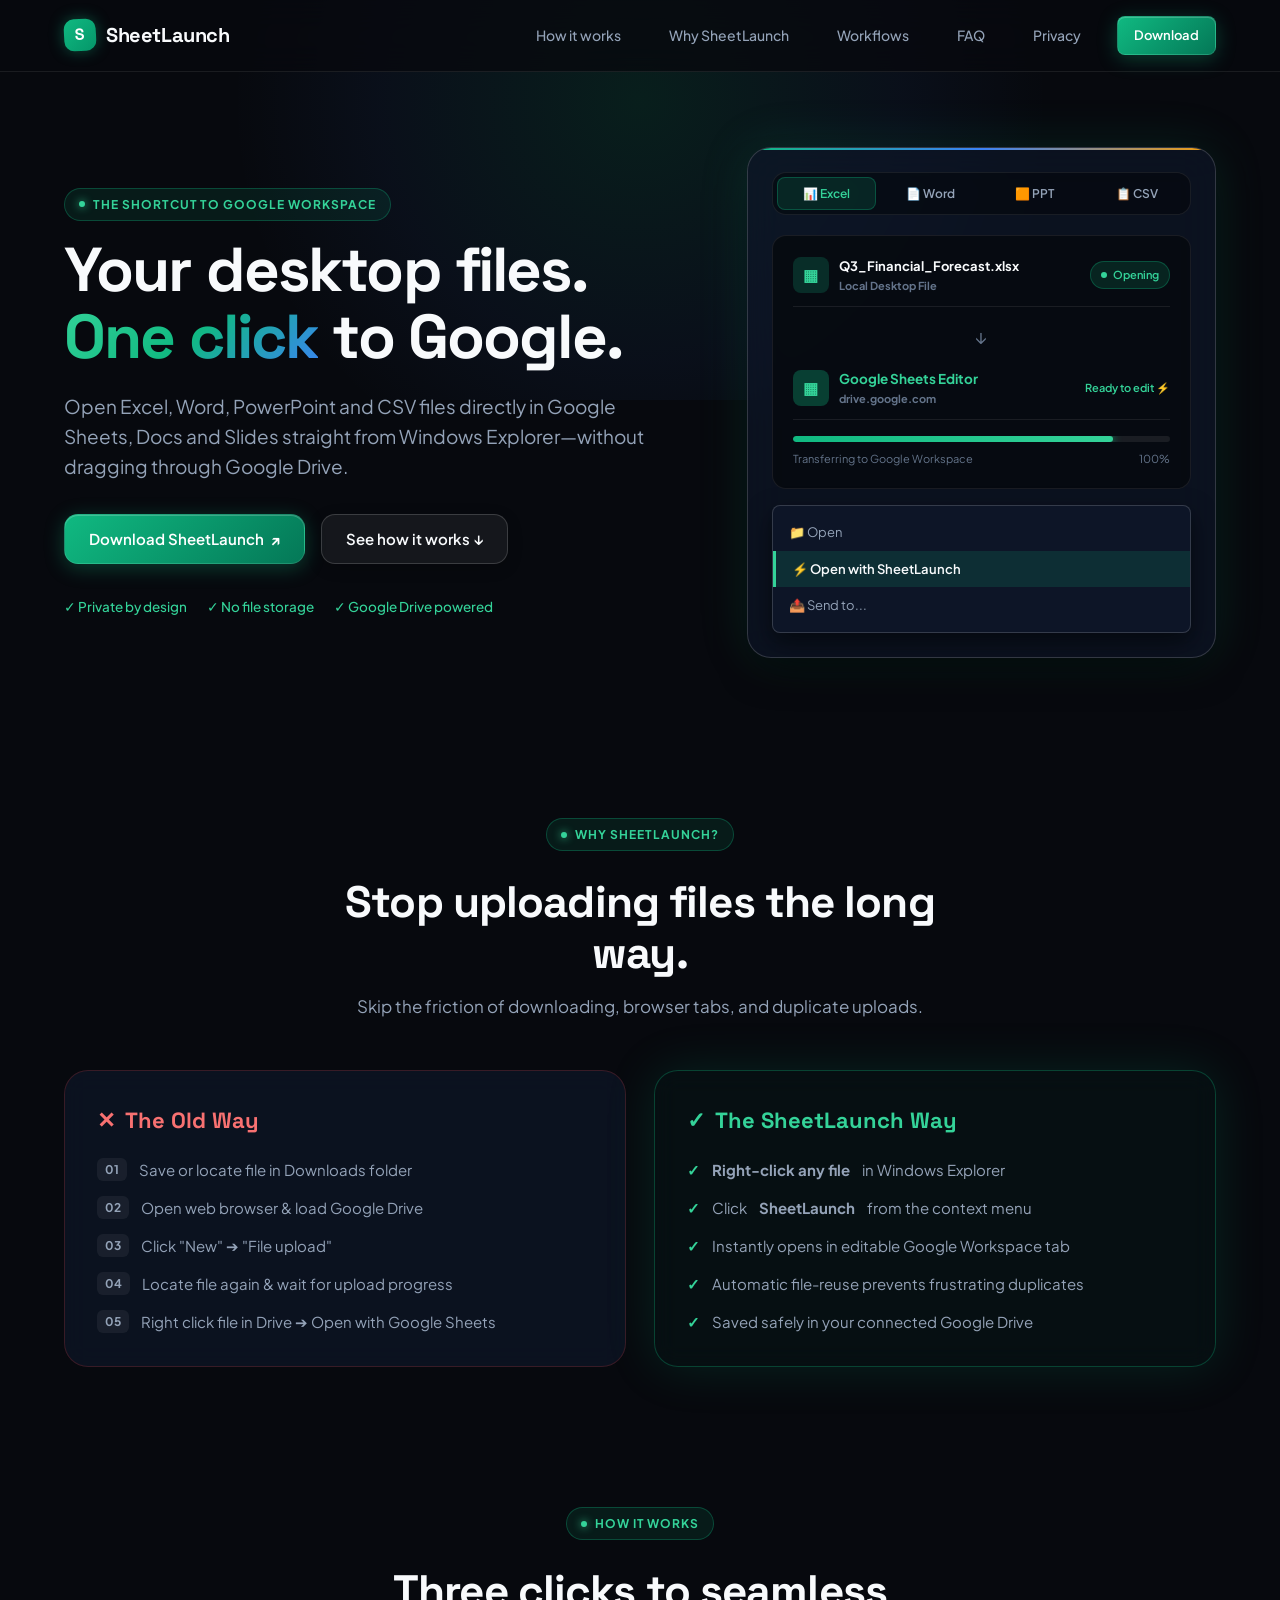
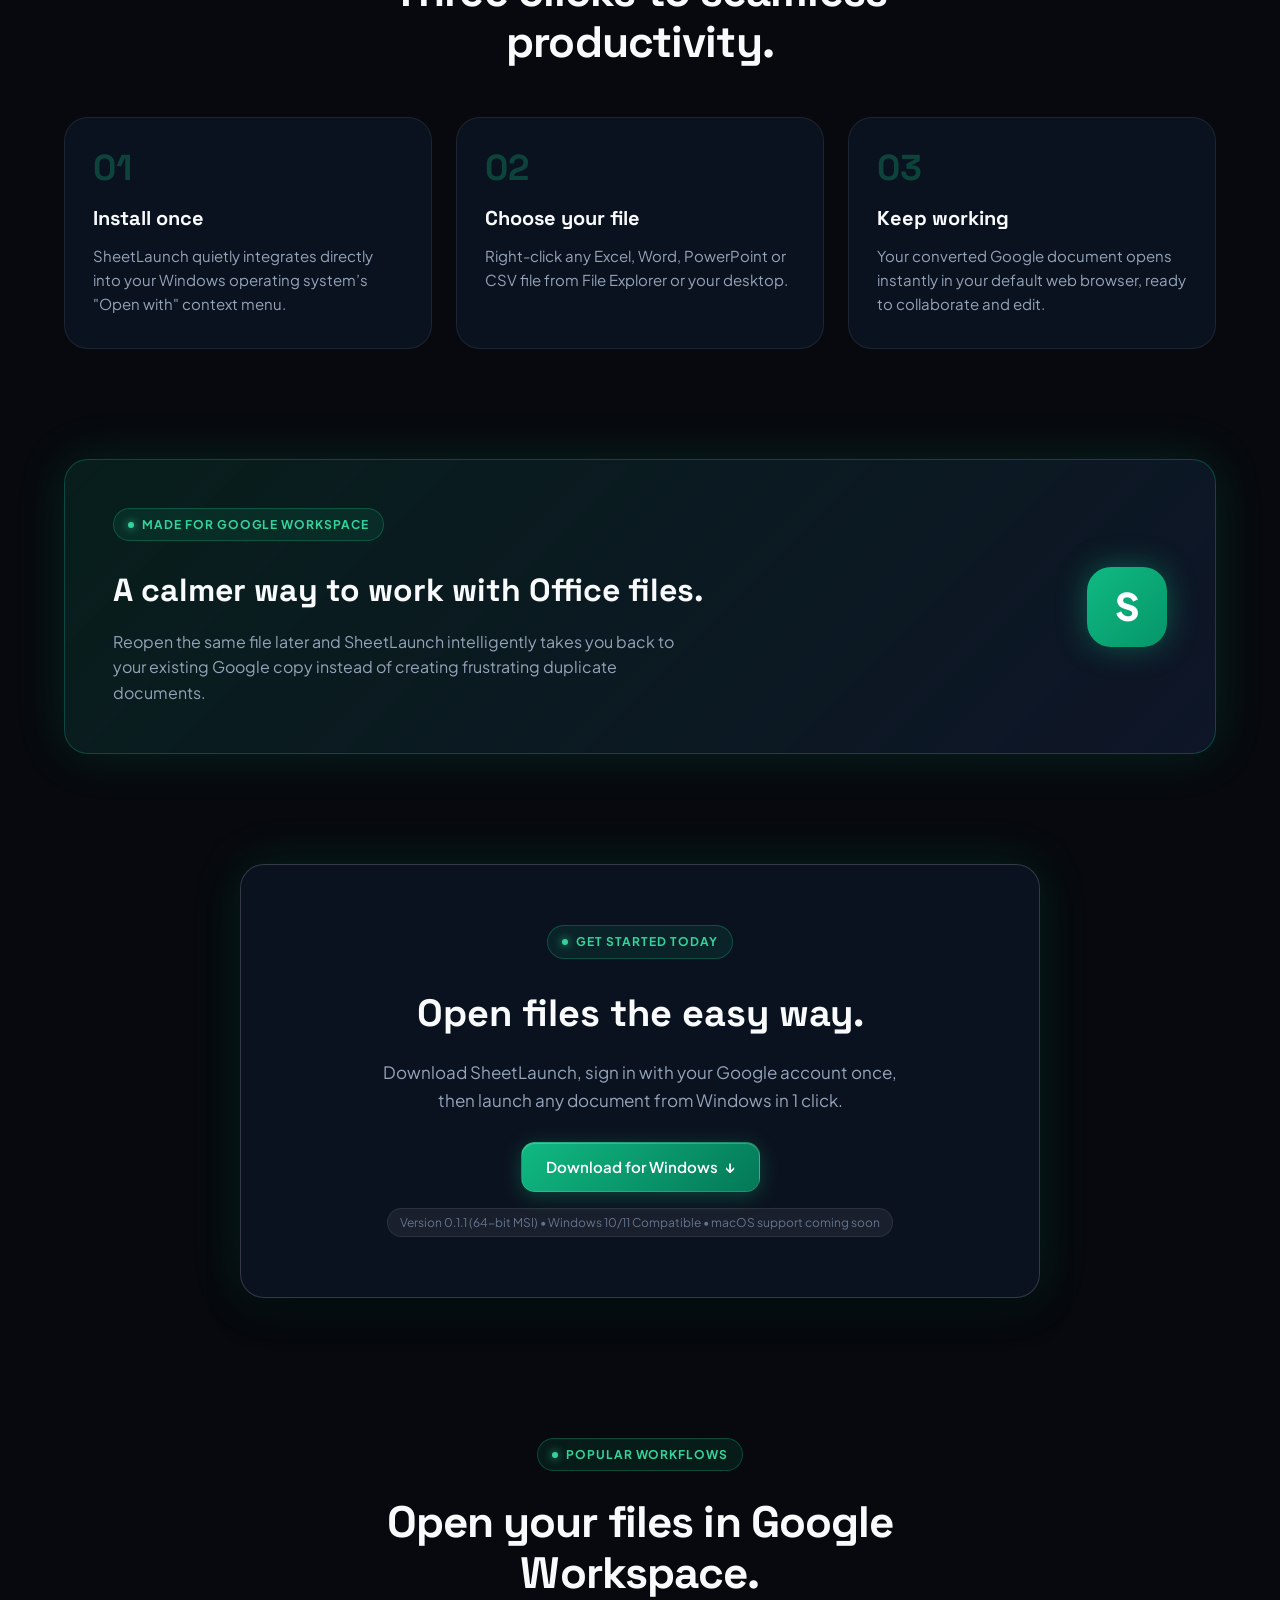
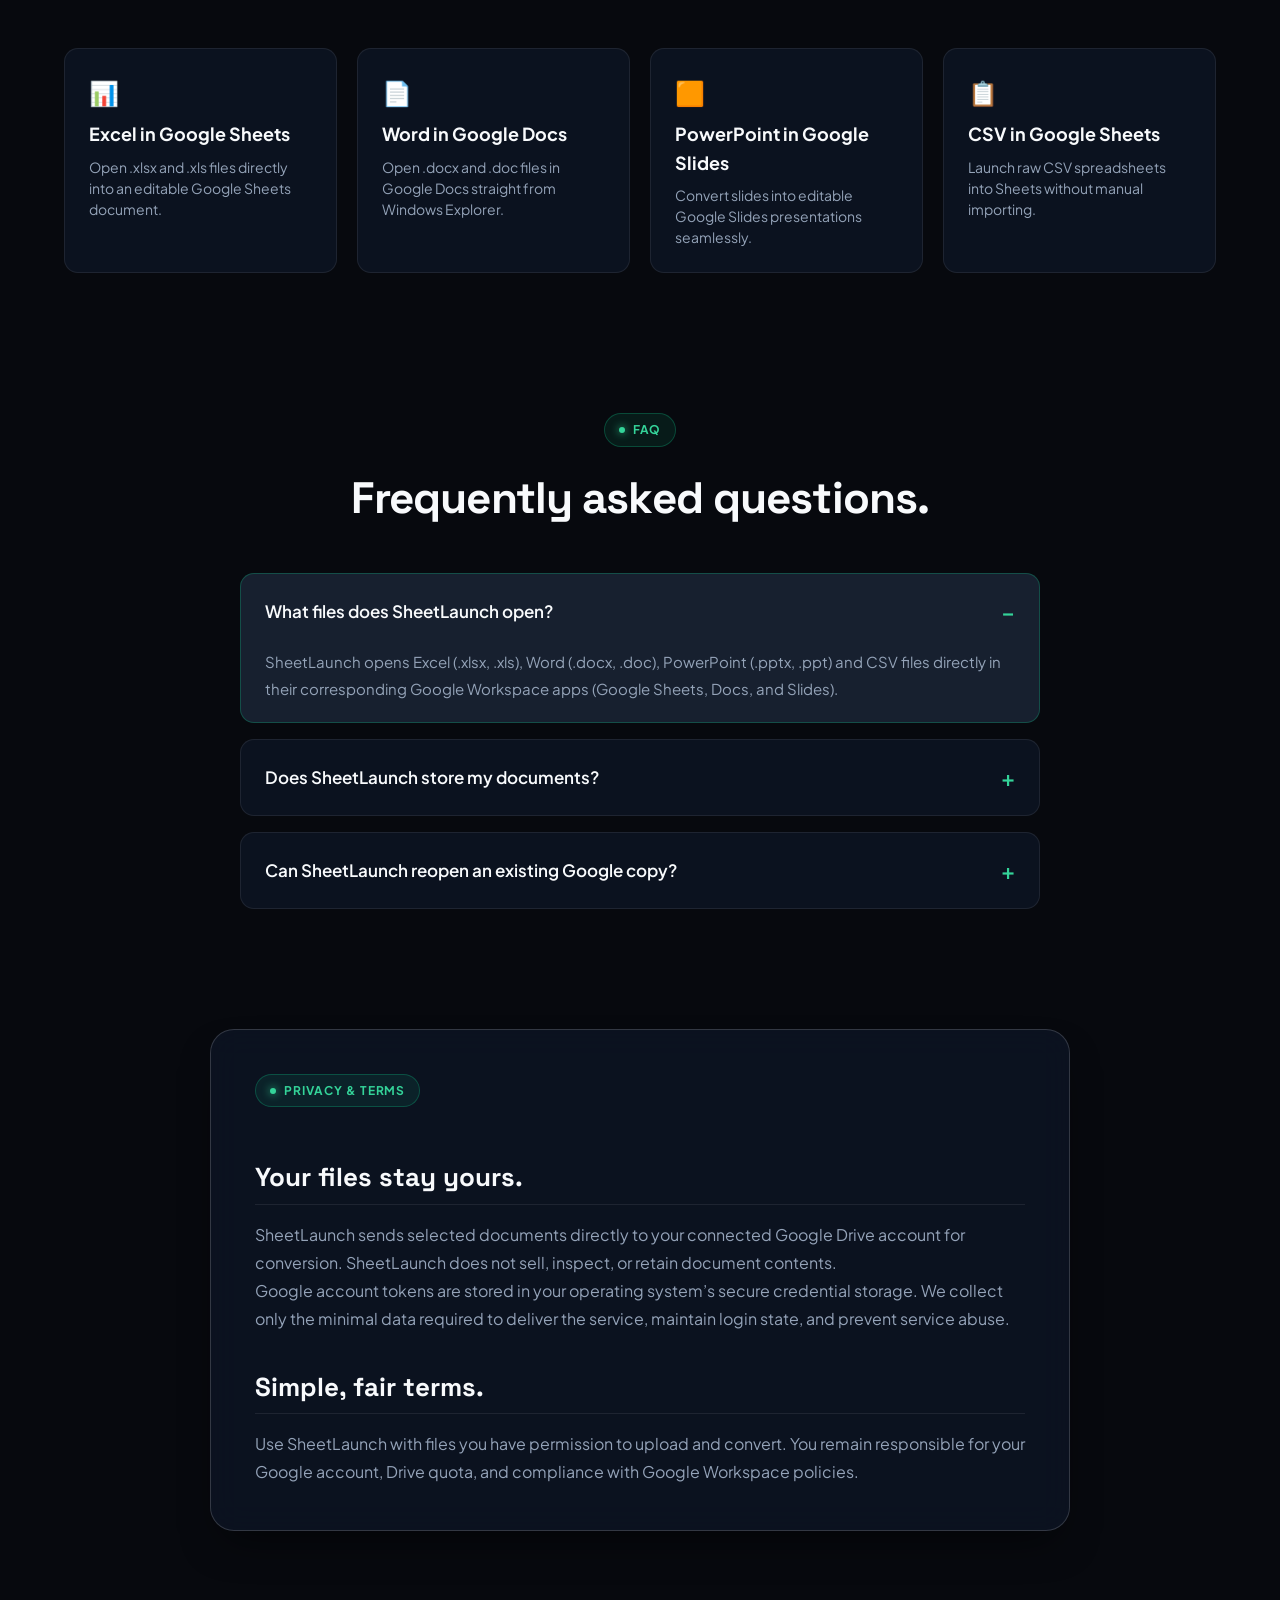
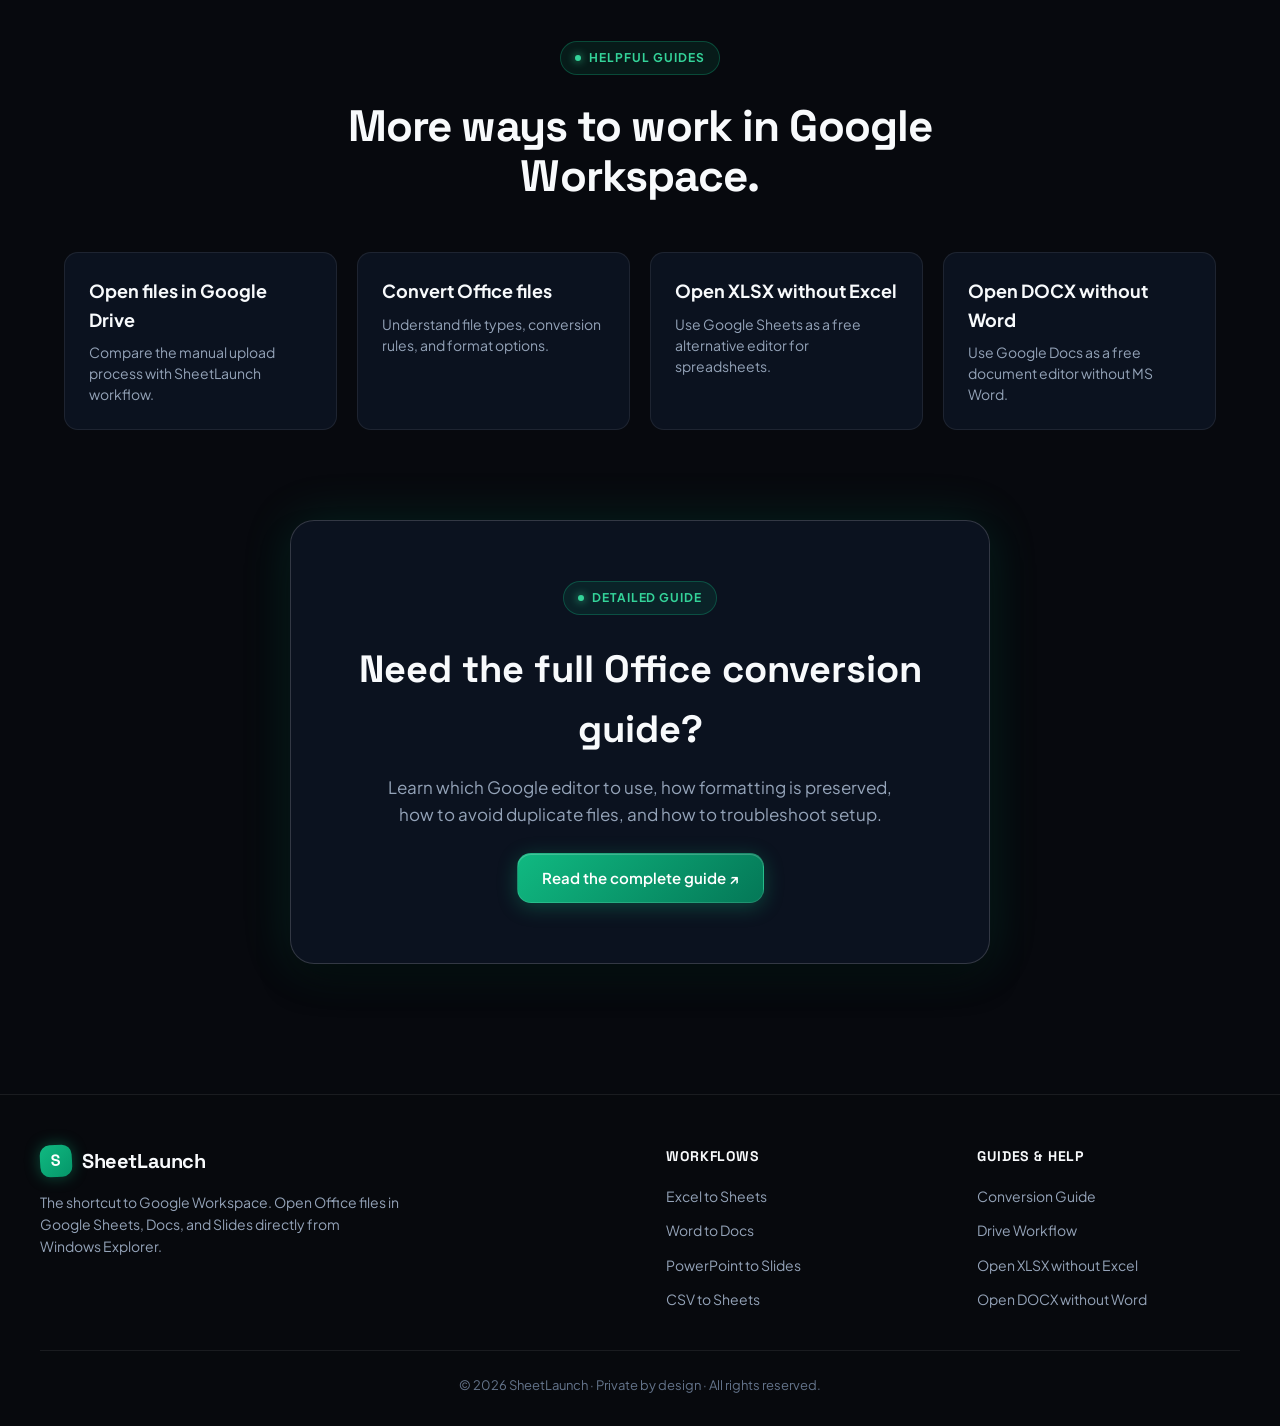
<file: index.html>
<!doctype html>
<html lang="en">
<head>
  <meta charset="UTF-8">
  <meta name="viewport" content="width=device-width, initial-scale=1">
  <title>SheetLaunch — Open Office Files directly in Google Workspace</title>
  <meta name="description" content="Open Excel, Word, PowerPoint and CSV files directly in Google Sheets, Docs and Slides from your desktop with one simple click. No manual Drive uploads needed.">
  <meta name="robots" content="index, follow, max-image-preview:large">
  <meta name="theme-color" content="#10b981">
  <link rel="canonical" href="https://sheetlaunch.getwalksafe.co.uk/">
  
  <!-- Open Graph / Facebook -->
  <meta property="og:type" content="website">
  <meta property="og:site_name" content="SheetLaunch">
  <meta property="og:url" content="https://sheetlaunch.getwalksafe.co.uk/">
  <meta property="og:title" content="SheetLaunch — Open Office Files directly in Google Workspace">
  <meta property="og:description" content="Open Excel, Word, PowerPoint and CSV files in Google Sheets, Docs and Slides with one simple workflow.">
  <meta property="og:image" content="https://sheetlaunch.getwalksafe.co.uk/og-image.png">
  
  <!-- Twitter -->
  <meta name="twitter:card" content="summary_large_image">
  <meta name="twitter:title" content="SheetLaunch — Open Office Files directly in Google Workspace">
  <meta name="twitter:description" content="Open Excel, Word, PowerPoint and CSV files in Google Sheets, Docs and Slides with one simple workflow.">
  <meta name="twitter:image" content="https://sheetlaunch.getwalksafe.co.uk/og-image.png">

  <link rel="stylesheet" href="styles.css">

  <!-- Structured Data / JSON-LD -->
  <script type="application/ld+json">
  [
    {
      "@context": "https://schema.org",
      "@type": "WebSite",
      "name": "SheetLaunch",
      "url": "https://sheetlaunch.getwalksafe.co.uk/"
    },
    {
      "@context": "https://schema.org",
      "@type": "SoftwareApplication",
      "name": "SheetLaunch",
      "applicationCategory": "ProductivityApplication",
      "operatingSystem": "Windows",
      "description": "Open Excel, Word, PowerPoint and CSV files in Google Sheets, Docs and Slides.",
      "url": "https://sheetlaunch.getwalksafe.co.uk/",
      "downloadUrl": "https://github.com/Michael5565/SheetLaunch-releases/releases/latest/download/SheetLaunch_0.1.1_x64_en-US.msi",
      "offers": {
        "@type": "Offer",
        "price": "0",
        "priceCurrency": "USD"
      }
    },
    {
      "@context": "https://schema.org",
      "@type": "FAQPage",
      "mainEntity": [
        {
          "@type": "Question",
          "name": "What files does SheetLaunch open?",
          "acceptedAnswer": {
            "@type": "Answer",
            "text": "SheetLaunch opens Excel, Word, PowerPoint and CSV files in the matching Google Sheets, Docs or Slides editor."
          }
        },
        {
          "@type": "Question",
          "name": "Does SheetLaunch store my documents?",
          "acceptedAnswer": {
            "@type": "Answer",
            "text": "No. Documents are transferred securely to your connected Google Drive account. SheetLaunch does not retain document contents on server infrastructure."
          }
        },
        {
          "@type": "Question",
          "name": "Can SheetLaunch reopen an existing Google copy?",
          "acceptedAnswer": {
            "@type": "Answer",
            "text": "Yes. Enabling file reuse will reopen an existing Google Drive copy instead of creating a duplicate document."
          }
        }
      ]
    }
  ]
  </script>
</head>
<body>
  <header>
    <nav>
      <a class="brand" href="/"><span>S</span> SheetLaunch</a>
      <a class="nav-link" href="#how-it-works">How it works</a>
      <a class="nav-link" href="#comparison">Why SheetLaunch</a>
      <a class="nav-link" href="#workflows">Workflows</a>
      <a class="nav-link" href="#faq">FAQ</a>
      <a class="nav-link" href="#privacy">Privacy</a>
      <a class="button small" href="#download">Download</a>
    </nav>
  </header>

  <main id="main-content">
    <!-- Hero Section -->
    <section class="hero">
      <div class="hero-copy">
        <div class="eyebrow">
          <span class="eyebrow-dot"></span> THE SHORTCUT TO GOOGLE WORKSPACE
        </div>
        <h1>Your desktop files. <em>One click</em> to Google.</h1>
        <p>Open Excel, Word, PowerPoint and CSV files directly in Google Sheets, Docs and Slides straight from Windows Explorer—without dragging through Google Drive.</p>
        <div class="actions">
          <a class="button" href="#download">Download SheetLaunch <b>↗</b></a>
          <a class="button secondary" href="#how-it-works">See how it works ↓</a>
        </div>
        <div class="trust">
          <span>✓ Private by design</span> 
          <span>✓ No file storage</span> 
          <span>✓ Google Drive powered</span>
        </div>
      </div>

      <!-- Hero Showcase Card -->
      <div class="hero-showcase" id="hero-widget">
        <!-- Interactive Format Switcher -->
        <div class="format-tabs">
          <button class="tab-btn active" onclick="switchFormat('xls')">📊 Excel</button>
          <button class="tab-btn" onclick="switchFormat('doc')">📄 Word</button>
          <button class="tab-btn" onclick="switchFormat('ppt')">🟧 PPT</button>
          <button class="tab-btn" onclick="switchFormat('csv')">📋 CSV</button>
        </div>

        <!-- Conversion Simulation -->
        <div class="conversion-card">
          <div class="conversion-header">
            <div class="file-badge">
              <div class="file-icon icon-xls" id="file-icon-src">▦</div>
              <div>
                <div id="file-name-src" style="color: var(--text-primary);">Q3_Financial_Forecast.xlsx</div>
                <div style="font-size: 11px; color: var(--text-muted);">Local Desktop File</div>
              </div>
            </div>
            <div class="status-badge" id="status-tag">Opening</div>
          </div>

          <div class="arrow-divider">↓</div>

          <div class="conversion-header">
            <div class="file-badge">
              <div class="file-icon icon-xls" id="file-icon-dest" style="background: rgba(16,185,129,0.3); color: #34d399;">▦</div>
              <div>
                <div id="file-name-dest" style="color: var(--accent-mint); font-size: 13.5px;">Google Sheets Editor</div>
                <div style="font-size: 11px; color: var(--text-muted);">drive.google.com</div>
              </div>
            </div>
            <span style="font-size: 11px; color: var(--accent-mint); font-weight: 600;">Ready to edit ⚡</span>
          </div>

          <div class="progress-bar-container">
            <div class="progress-bar">
              <div class="progress-fill" id="progress-fill"></div>
            </div>
            <div class="progress-text">
              <span>Transferring to Google Workspace</span>
              <span id="progress-percent">100%</span>
            </div>
          </div>
        </div>

        <!-- Windows Explorer Context Menu Simulation -->
        <div class="context-menu-demo">
          <div class="context-menu-item">📁 Open</div>
          <div class="context-menu-item highlight">⚡ Open with SheetLaunch</div>
          <div class="context-menu-item">📤 Send to...</div>
        </div>
      </div>
    </section>

    <!-- Comparison Section -->
    <section id="comparison" class="section">
      <div class="section-header">
        <div class="eyebrow"><span class="eyebrow-dot"></span> WHY SHEETLAUNCH?</div>
        <h2>Stop uploading files the long way.</h2>
        <p>Skip the friction of downloading, browser tabs, and duplicate uploads.</p>
      </div>

      <div class="comparison-grid">
        <div class="comparison-card old-way">
          <h3><span class="cross">✕</span> The Old Way</h3>
          <ul class="step-list">
            <li><span class="step-number">01</span> Save or locate file in Downloads folder</li>
            <li><span class="step-number">02</span> Open web browser & load Google Drive</li>
            <li><span class="step-number">03</span> Click "New" ➔ "File upload"</li>
            <li><span class="step-number">04</span> Locate file again & wait for upload progress</li>
            <li><span class="step-number">05</span> Right click file in Drive ➔ Open with Google Sheets</li>
          </ul>
        </div>

        <div class="comparison-card sheetlaunch-way">
          <h3><span class="check">✓</span> The SheetLaunch Way</h3>
          <ul class="step-list">
            <li><span class="check">✓</span> <b>Right-click any file</b> in Windows Explorer</li>
            <li><span class="check">✓</span> Click <b>SheetLaunch</b> from the context menu</li>
            <li><span class="check">✓</span> Instantly opens in editable Google Workspace tab</li>
            <li><span class="check">✓</span> Automatic file-reuse prevents frustrating duplicates</li>
            <li><span class="check">✓</span> Saved safely in your connected Google Drive</li>
          </ul>
        </div>
      </div>
    </section>

    <!-- How it works -->
    <section id="how-it-works" class="section">
      <div class="section-header">
        <div class="eyebrow"><span class="eyebrow-dot"></span> HOW IT WORKS</div>
        <h2>Three clicks to seamless productivity.</h2>
      </div>

      <div class="steps-grid">
        <article class="step-card">
          <div class="step-num">01</div>
          <h3>Install once</h3>
          <p>SheetLaunch quietly integrates directly into your Windows operating system’s "Open with" context menu.</p>
        </article>
        <article class="step-card">
          <div class="step-num">02</div>
          <h3>Choose your file</h3>
          <p>Right-click any Excel, Word, PowerPoint or CSV file from File Explorer or your desktop.</p>
        </article>
        <article class="step-card">
          <div class="step-num">03</div>
          <h3>Keep working</h3>
          <p>Your converted Google document opens instantly in your default web browser, ready to collaborate and edit.</p>
        </article>
      </div>
    </section>

    <!-- Callout Banner -->
    <section class="callout-banner">
      <div>
        <div class="eyebrow"><span class="eyebrow-dot"></span> MADE FOR GOOGLE WORKSPACE</div>
        <h2>A calmer way to work with Office files.</h2>
        <p>Reopen the same file later and SheetLaunch intelligently takes you back to your existing Google copy instead of creating frustrating duplicate documents.</p>
      </div>
      <div class="badge-lg" aria-hidden="true">S</div>
    </section>

    <!-- Download Section -->
    <section id="download" class="section">
      <div class="download-box">
        <div class="eyebrow"><span class="eyebrow-dot"></span> GET STARTED TODAY</div>
        <h2>Open files the easy way.</h2>
        <p>Download SheetLaunch, sign in with your Google account once, then launch any document from Windows in 1 click.</p>
        <a class="button" href="https://github.com/Michael5565/SheetLaunch-releases/releases/latest/download/SheetLaunch_0.1.1_x64_en-US.msi">Download for Windows <b>↓</b></a>
        <div class="version-pill">Version 0.1.1 (64-bit MSI) • Windows 10/11 Compatible • macOS support coming soon</div>
      </div>
    </section>

    <!-- Workflows Section -->
    <section id="workflows" class="section">
      <div class="section-header">
        <div class="eyebrow"><span class="eyebrow-dot"></span> POPULAR WORKFLOWS</div>
        <h2>Open your files in Google Workspace.</h2>
      </div>

      <div class="workflows-grid">
        <a class="workflow-card" href="/open-excel-in-google-sheets.html">
          <div style="font-size: 24px; margin-bottom: 8px;">📊</div>
          <h3>Excel in Google Sheets</h3>
          <p>Open .xlsx and .xls files directly into an editable Google Sheets document.</p>
        </a>
        <a class="workflow-card" href="/open-word-in-google-docs.html">
          <div style="font-size: 24px; margin-bottom: 8px;">📄</div>
          <h3>Word in Google Docs</h3>
          <p>Open .docx and .doc files in Google Docs straight from Windows Explorer.</p>
        </a>
        <a class="workflow-card" href="/open-powerpoint-in-google-slides.html">
          <div style="font-size: 24px; margin-bottom: 8px;">🟧</div>
          <h3>PowerPoint in Google Slides</h3>
          <p>Convert slides into editable Google Slides presentations seamlessly.</p>
        </a>
        <a class="workflow-card" href="/open-csv-in-google-sheets.html">
          <div style="font-size: 24px; margin-bottom: 8px;">📋</div>
          <h3>CSV in Google Sheets</h3>
          <p>Launch raw CSV spreadsheets into Sheets without manual importing.</p>
        </a>
      </div>
    </section>

    <!-- FAQ Section -->
    <section id="faq" class="section">
      <div class="section-header">
        <div class="eyebrow"><span class="eyebrow-dot"></span> FAQ</div>
        <h2>Frequently asked questions.</h2>
      </div>

      <div class="faq-list">
        <details class="faq-item" open>
          <summary class="faq-summary">What files does SheetLaunch open?</summary>
          <div class="faq-content">
            SheetLaunch opens Excel (.xlsx, .xls), Word (.docx, .doc), PowerPoint (.pptx, .ppt) and CSV files directly in their corresponding Google Workspace apps (Google Sheets, Docs, and Slides).
          </div>
        </details>

        <details class="faq-item">
          <summary class="faq-summary">Does SheetLaunch store my documents?</summary>
          <div class="faq-content">
            No. Selected files are sent directly and securely to your connected Google Drive account. SheetLaunch does not inspect, sell, or retain document contents on server infrastructure.
          </div>
        </details>

        <details class="faq-item">
          <summary class="faq-summary">Can SheetLaunch reopen an existing Google copy?</summary>
          <div class="faq-content">
            Yes! Enabling file reuse allows SheetLaunch to reopen an existing Google Drive copy when you launch the same file again, avoiding clutter and duplicates.
          </div>
        </details>
      </div>
    </section>

    <!-- Privacy section -->
    <section id="privacy" class="legal" style="margin-top: 50px;">
      <div class="eyebrow"><span class="eyebrow-dot"></span> PRIVACY & TERMS</div>
      <h2>Your files stay yours.</h2>
      <p>SheetLaunch sends selected documents directly to your connected Google Drive account for conversion. SheetLaunch does not sell, inspect, or retain document contents.</p>
      <p>Google account tokens are stored in your operating system’s secure credential storage. We collect only the minimal data required to deliver the service, maintain login state, and prevent service abuse.</p>
      
      <h2>Simple, fair terms.</h2>
      <p>Use SheetLaunch with files you have permission to upload and convert. You remain responsible for your Google account, Drive quota, and compliance with Google Workspace policies.</p>
    </section>

    <!-- Helpful Guides Section -->
    <section class="section">
      <div class="section-header">
        <div class="eyebrow"><span class="eyebrow-dot"></span> HELPFUL GUIDES</div>
        <h2>More ways to work in Google Workspace.</h2>
      </div>

      <div class="workflows-grid">
        <a class="workflow-card" href="/open-files-in-google-drive.html">
          <h3>Open files in Google Drive</h3>
          <p>Compare the manual upload process with SheetLaunch workflow.</p>
        </a>
        <a class="workflow-card" href="/convert-office-files-to-google-format.html">
          <h3>Convert Office files</h3>
          <p>Understand file types, conversion rules, and format options.</p>
        </a>
        <a class="workflow-card" href="/how-to-open-xlsx-without-excel.html">
          <h3>Open XLSX without Excel</h3>
          <p>Use Google Sheets as a free alternative editor for spreadsheets.</p>
        </a>
        <a class="workflow-card" href="/how-to-open-docx-without-word.html">
          <h3>Open DOCX without Word</h3>
          <p>Use Google Docs as a free document editor without MS Word.</p>
        </a>
      </div>
    </section>

    <!-- Full Guide Banner -->
    <section class="section" style="text-align: center; padding-top: 20px;">
      <div class="download-box" style="max-width: 700px;">
        <div class="eyebrow"><span class="eyebrow-dot"></span> DETAILED GUIDE</div>
        <h2>Need the full Office conversion guide?</h2>
        <p style="margin: 14px auto 24px;">Learn which Google editor to use, how formatting is preserved, how to avoid duplicate files, and how to troubleshoot setup.</p>
        <a class="button" href="/office-file-conversion-guide.html">Read the complete guide ↗</a>
      </div>
    </section>
  </main>

  <footer>
    <div class="footer-container">
      <div class="footer-brand">
        <a class="brand" href="/"><span>S</span> SheetLaunch</a>
        <p>The shortcut to Google Workspace. Open Office files in Google Sheets, Docs, and Slides directly from Windows Explorer.</p>
      </div>
      <div class="footer-links">
        <h4>Workflows</h4>
        <a href="/open-excel-in-google-sheets.html">Excel to Sheets</a>
        <a href="/open-word-in-google-docs.html">Word to Docs</a>
        <a href="/open-powerpoint-in-google-slides.html">PowerPoint to Slides</a>
        <a href="/open-csv-in-google-sheets.html">CSV to Sheets</a>
      </div>
      <div class="footer-links">
        <h4>Guides & Help</h4>
        <a href="/office-file-conversion-guide.html">Conversion Guide</a>
        <a href="/open-files-in-google-drive.html">Drive Workflow</a>
        <a href="/how-to-open-xlsx-without-excel.html">Open XLSX without Excel</a>
        <a href="/how-to-open-docx-without-word.html">Open DOCX without Word</a>
      </div>
    </div>
    <div class="footer-bottom">
      © 2026 SheetLaunch · Private by design · All rights reserved.
    </div>
  </footer>

  <!-- Format Switcher Script -->
  <script>
    const formats = {
      xls: {
        icon: '▦',
        srcClass: 'icon-xls',
        srcName: 'Q3_Financial_Forecast.xlsx',
        destName: 'Google Sheets Editor',
        destIconClass: 'icon-xls'
      },
      doc: {
        icon: '📄',
        srcClass: 'icon-doc',
        srcName: 'Project_Proposal_v2.docx',
        destName: 'Google Docs Editor',
        destIconClass: 'icon-doc'
      },
      ppt: {
        icon: '🟧',
        srcClass: 'icon-ppt',
        srcName: 'Investor_Deck_2026.pptx',
        destName: 'Google Slides Editor',
        destIconClass: 'icon-ppt'
      },
      csv: {
        icon: '📋',
        srcClass: 'icon-csv',
        srcName: 'Customer_Export_Aug.csv',
        destName: 'Google Sheets Editor',
        destIconClass: 'icon-xls'
      }
    };

    function switchFormat(key) {
      document.querySelectorAll('.tab-btn').forEach(btn => btn.classList.remove('active'));
      event.target.classList.add('active');

      const item = formats[key];
      const srcIcon = document.getElementById('file-icon-src');
      const srcName = document.getElementById('file-name-src');
      const destName = document.getElementById('file-name-dest');
      const destIcon = document.getElementById('file-icon-dest');
      const progressFill = document.getElementById('progress-fill');
      const progressPercent = document.getElementById('progress-percent');
      const statusTag = document.getElementById('status-tag');

      // Reset animation
      progressFill.style.width = '0%';
      progressPercent.textContent = '0%';
      statusTag.textContent = 'Converting...';

      srcIcon.className = 'file-icon ' + item.srcClass;
      srcIcon.textContent = item.icon;
      srcName.textContent = item.srcName;

      destIcon.className = 'file-icon ' + item.destIconClass;
      destName.textContent = item.destName;

      setTimeout(() => {
        progressFill.style.width = '100%';
        progressPercent.textContent = '100%';
        statusTag.textContent = 'Opened ⚡';
      }, 150);
    }
  </script>
</body>
</html>
</file>
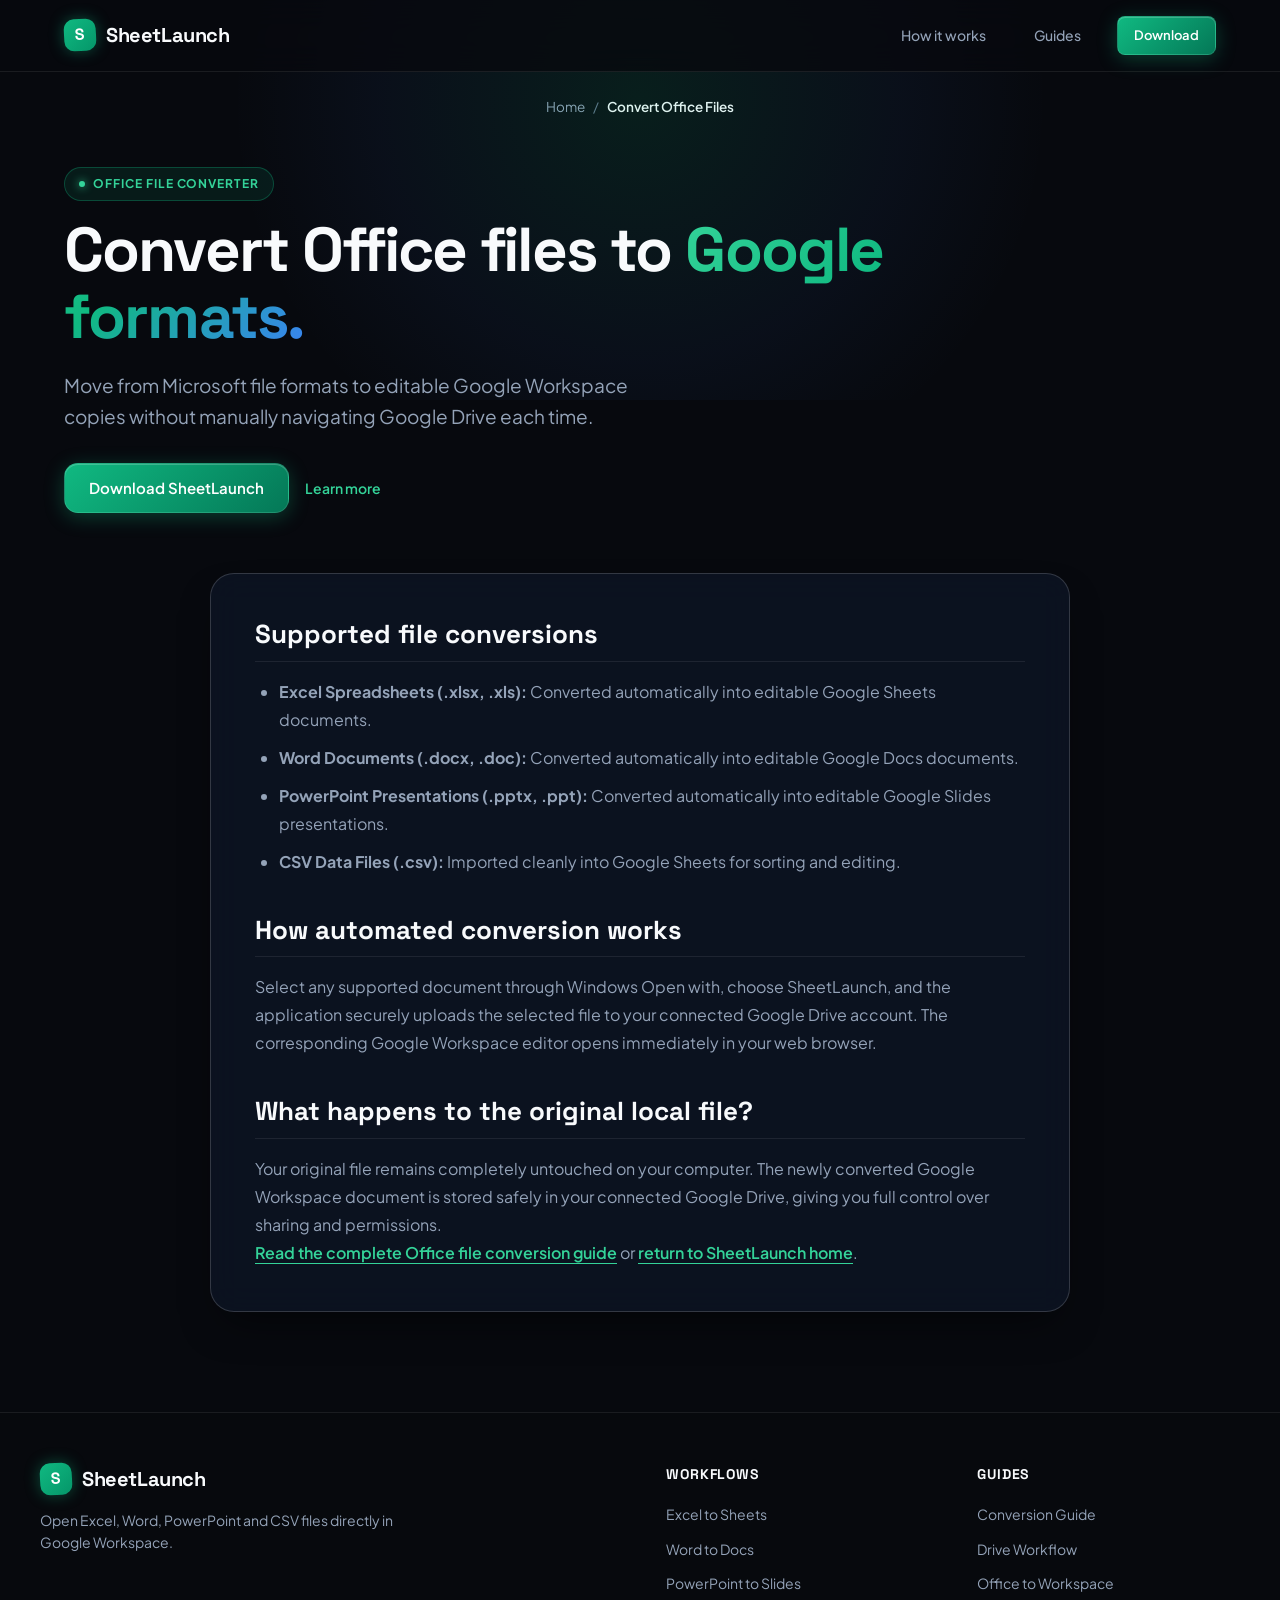
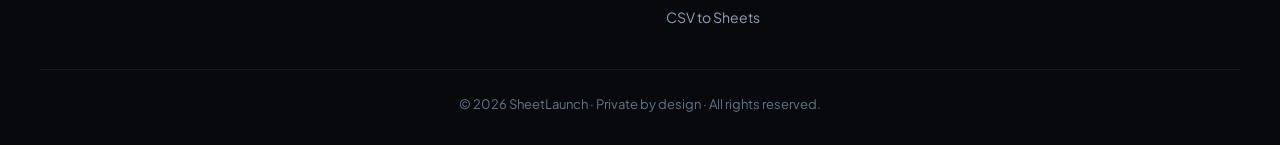
<file: convert-office-files-to-google-format.html>
<!doctype html>
<html lang="en">
<head>
  <meta charset="UTF-8">
  <meta name="viewport" content="width=device-width, initial-scale=1">
  <title>Convert Office Files to Google Docs, Sheets & Slides | SheetLaunch</title>
  <meta name="description" content="Convert DOCX, XLSX, PPTX and CSV files into editable Google Docs, Sheets and Slides copies seamlessly with SheetLaunch.">
  <meta name="robots" content="index, follow, max-image-preview:large">
  <meta name="theme-color" content="#1d6b48">
  <link rel="canonical" href="https://sheetlaunch.getwalksafe.co.uk/convert-office-files-to-google-format.html">
  
  <!-- Open Graph -->
  <meta property="og:type" content="article">
  <meta property="og:site_name" content="SheetLaunch">
  <meta property="og:url" content="https://sheetlaunch.getwalksafe.co.uk/convert-office-files-to-google-format.html">
  <meta property="og:title" content="Convert Office Files to Google Docs, Sheets & Slides | SheetLaunch">
  <meta property="og:description" content="Convert DOCX, XLSX, PPTX and CSV files into editable Google Docs, Sheets and Slides copies with SheetLaunch.">
  <meta property="og:image" content="https://sheetlaunch.getwalksafe.co.uk/og-image.png">
  
  <!-- Twitter -->
  <meta name="twitter:card" content="summary_large_image">
  <meta name="twitter:title" content="Convert Office Files to Google Docs, Sheets & Slides | SheetLaunch">
  <meta name="twitter:description" content="Convert DOCX, XLSX, PPTX and CSV files into editable Google Docs, Sheets and Slides copies with SheetLaunch.">
  <meta name="twitter:image" content="https://sheetlaunch.getwalksafe.co.uk/og-image.png">

  <link rel="stylesheet" href="styles.css">

  <!-- JSON-LD Structured Data -->
  <script type="application/ld+json">
  [
    {
      "@context": "https://schema.org",
      "@type": "BreadcrumbList",
      "itemListElement": [
        {
          "@type": "ListItem",
          "position": 1,
          "name": "Home",
          "item": "https://sheetlaunch.getwalksafe.co.uk/"
        },
        {
          "@type": "ListItem",
          "position": 2,
          "name": "Convert Office Files",
          "item": "https://sheetlaunch.getwalksafe.co.uk/convert-office-files-to-google-format.html"
        }
      ]
    },
    {
      "@context": "https://schema.org",
      "@type": "TechArticle",
      "headline": "Convert Office Files to Google Workspace Formats",
      "description": "Comprehensive explanation of file format conversions between Microsoft Office and Google Workspace editors.",
      "publisher": {
        "@type": "Organization",
        "name": "SheetLaunch",
        "url": "https://sheetlaunch.getwalksafe.co.uk/"
      }
    }
  ]
  </script>
</head>
<body>
  <header>
    <nav>
      <a class="brand" href="/"><span>S</span> SheetLaunch</a>
      <a class="nav-link" href="/#how-it-works">How it works</a>
      <a class="nav-link" href="/office-file-conversion-guide.html">Guides</a>
      <a class="button small" href="/#download">Download</a>
    </nav>
  </header>

  <nav class="breadcrumb" aria-label="Breadcrumb">
    <ol>
      <li><a href="/">Home</a></li>
      <li><span aria-current="page">Convert Office Files</span></li>
    </ol>
  </nav>

  <main>
    <section class="hero">
      <div class="hero-copy">
        <div class="eyebrow"><span class="eyebrow-dot"></span> OFFICE FILE CONVERTER</div>
        <h1>Convert Office files to <em>Google formats.</em></h1>
        <p>Move from Microsoft file formats to editable Google Workspace copies without manually navigating Google Drive each time.</p>
        <div class="actions">
          <a class="button" href="/#download">Download SheetLaunch</a>
          <a class="text-link" href="/">Learn more</a>
        </div>
      </div>
    </section>

    <article class="guide-content">
      <h2>Supported file conversions</h2>
      <ul>
        <li><strong>Excel Spreadsheets (.xlsx, .xls):</strong> Converted automatically into editable Google Sheets documents.</li>
        <li><strong>Word Documents (.docx, .doc):</strong> Converted automatically into editable Google Docs documents.</li>
        <li><strong>PowerPoint Presentations (.pptx, .ppt):</strong> Converted automatically into editable Google Slides presentations.</li>
        <li><strong>CSV Data Files (.csv):</strong> Imported cleanly into Google Sheets for sorting and editing.</li>
      </ul>

      <h2>How automated conversion works</h2>
      <p>Select any supported document through Windows Open with, choose SheetLaunch, and the application securely uploads the selected file to your connected Google Drive account. The corresponding Google Workspace editor opens immediately in your web browser.</p>

      <h2>What happens to the original local file?</h2>
      <p>Your original file remains completely untouched on your computer. The newly converted Google Workspace document is stored safely in your connected Google Drive, giving you full control over sharing and permissions.</p>

      <p><a href="/office-file-conversion-guide.html">Read the complete Office file conversion guide</a> or <a href="/">return to SheetLaunch home</a>.</p>
    </article>
  </main>

  <footer>
    <div class="footer-container">
      <div class="footer-brand">
        <a class="brand" href="/"><span>S</span> SheetLaunch</a>
        <p>Open Excel, Word, PowerPoint and CSV files directly in Google Workspace.</p>
      </div>
      <div class="footer-links">
        <h4>Workflows</h4>
        <a href="/open-excel-in-google-sheets.html">Excel to Sheets</a>
        <a href="/open-word-in-google-docs.html">Word to Docs</a>
        <a href="/open-powerpoint-in-google-slides.html">PowerPoint to Slides</a>
        <a href="/open-csv-in-google-sheets.html">CSV to Sheets</a>
      </div>
      <div class="footer-links">
        <h4>Guides</h4>
        <a href="/office-file-conversion-guide.html">Conversion Guide</a>
        <a href="/open-files-in-google-drive.html">Drive Workflow</a>
        <a href="/microsoft-office-to-google-workspace.html">Office to Workspace</a>
      </div>
    </div>
    <div class="footer-bottom">
      © 2026 SheetLaunch · Private by design · All rights reserved.
    </div>
  </footer>
</body>
</html>
</file>
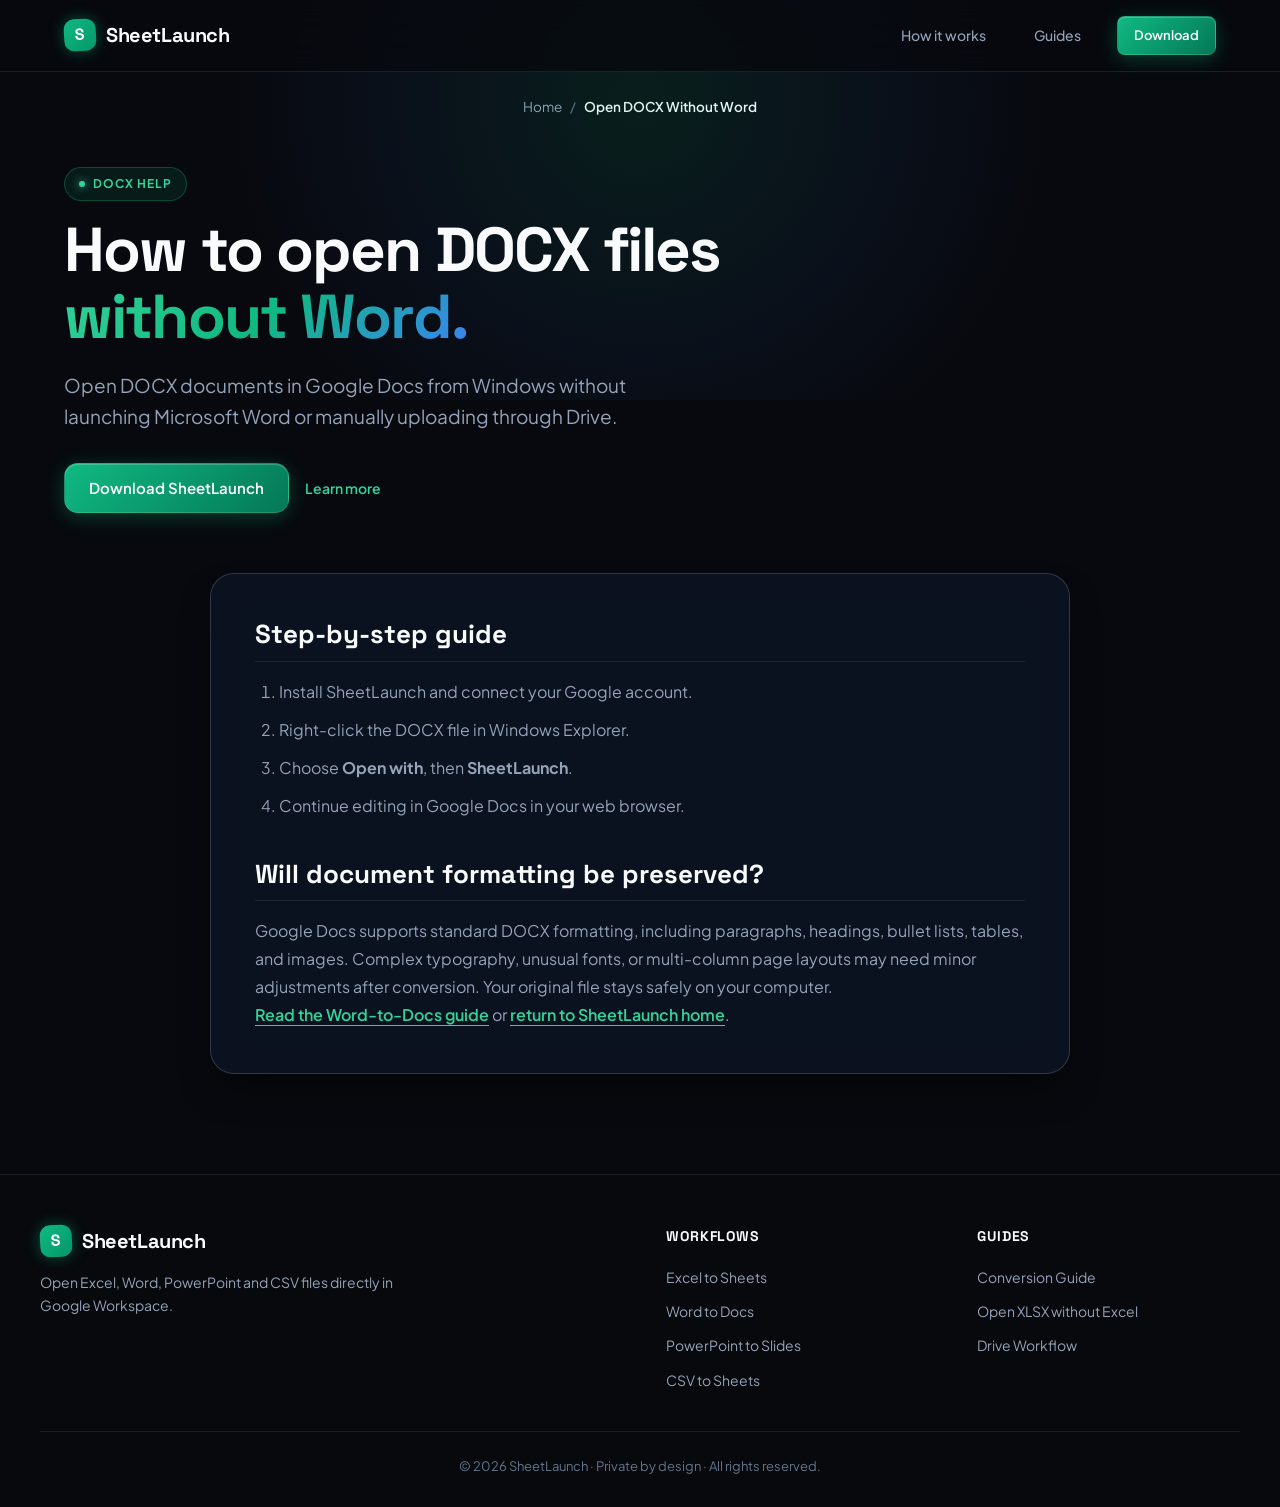
<file: how-to-open-docx-without-word.html>
<!doctype html>
<html lang="en">
<head>
  <meta charset="UTF-8">
  <meta name="viewport" content="width=device-width, initial-scale=1">
  <title>How to Open DOCX Files Without Word | SheetLaunch</title>
  <meta name="description" content="Open DOCX files without Microsoft Word by converting them into editable Google Docs files with SheetLaunch.">
  <meta name="robots" content="index, follow, max-image-preview:large">
  <meta name="theme-color" content="#1d6b48">
  <link rel="canonical" href="https://sheetlaunch.getwalksafe.co.uk/how-to-open-docx-without-word.html">
  
  <!-- Open Graph -->
  <meta property="og:type" content="article">
  <meta property="og:site_name" content="SheetLaunch">
  <meta property="og:url" content="https://sheetlaunch.getwalksafe.co.uk/how-to-open-docx-without-word.html">
  <meta property="og:title" content="How to Open DOCX Files Without Word | SheetLaunch">
  <meta property="og:description" content="Open DOCX files without Microsoft Word by converting them to editable Google Docs files with SheetLaunch.">
  <meta property="og:image" content="https://sheetlaunch.getwalksafe.co.uk/og-image.png">
  
  <!-- Twitter -->
  <meta name="twitter:card" content="summary_large_image">
  <meta name="twitter:title" content="How to Open DOCX Files Without Word | SheetLaunch">
  <meta name="twitter:description" content="Open DOCX files without Microsoft Word by converting them to editable Google Docs files with SheetLaunch.">
  <meta name="twitter:image" content="https://sheetlaunch.getwalksafe.co.uk/og-image.png">

  <link rel="stylesheet" href="styles.css">

  <!-- JSON-LD Structured Data -->
  <script type="application/ld+json">
  [
    {
      "@context": "https://schema.org",
      "@type": "BreadcrumbList",
      "itemListElement": [
        {
          "@type": "ListItem",
          "position": 1,
          "name": "Home",
          "item": "https://sheetlaunch.getwalksafe.co.uk/"
        },
        {
          "@type": "ListItem",
          "position": 2,
          "name": "Open DOCX Without Word",
          "item": "https://sheetlaunch.getwalksafe.co.uk/how-to-open-docx-without-word.html"
        }
      ]
    },
    {
      "@context": "https://schema.org",
      "@type": "HowTo",
      "name": "How to Open DOCX Files Without Microsoft Word",
      "description": "Step-by-step tutorial to open Word DOCX files in Google Docs directly from Windows.",
      "step": [
        {
          "@type": "HowToStep",
          "name": "Install SheetLaunch",
          "text": "Install SheetLaunch and connect your Google account."
        },
        {
          "@type": "HowToStep",
          "name": "Right-click DOCX File",
          "text": "Right-click the DOCX file in Windows Explorer."
        },
        {
          "@type": "HowToStep",
          "name": "Choose SheetLaunch",
          "text": "Choose Open with, then SheetLaunch."
        },
        {
          "@type": "HowToStep",
          "name": "Edit in Google Docs",
          "text": "Continue editing in Google Docs."
        }
      ]
    }
  ]
  </script>
</head>
<body>
  <header>
    <nav>
      <a class="brand" href="/"><span>S</span> SheetLaunch</a>
      <a class="nav-link" href="/#how-it-works">How it works</a>
      <a class="nav-link" href="/office-file-conversion-guide.html">Guides</a>
      <a class="button small" href="/#download">Download</a>
    </nav>
  </header>

  <nav class="breadcrumb" aria-label="Breadcrumb">
    <ol>
      <li><a href="/">Home</a></li>
      <li><span aria-current="page">Open DOCX Without Word</span></li>
    </ol>
  </nav>

  <main>
    <section class="hero">
      <div class="hero-copy">
        <div class="eyebrow"><span class="eyebrow-dot"></span> DOCX HELP</div>
        <h1>How to open DOCX files <em>without Word.</em></h1>
        <p>Open DOCX documents in Google Docs from Windows without launching Microsoft Word or manually uploading through Drive.</p>
        <div class="actions">
          <a class="button" href="/#download">Download SheetLaunch</a>
          <a class="text-link" href="/">Learn more</a>
        </div>
      </div>
    </section>

    <article class="guide-content">
      <h2>Step-by-step guide</h2>
      <ol>
        <li>Install SheetLaunch and connect your Google account.</li>
        <li>Right-click the DOCX file in Windows Explorer.</li>
        <li>Choose <strong>Open with</strong>, then <strong>SheetLaunch</strong>.</li>
        <li>Continue editing in Google Docs in your web browser.</li>
      </ol>

      <h2>Will document formatting be preserved?</h2>
      <p>Google Docs supports standard DOCX formatting, including paragraphs, headings, bullet lists, tables, and images. Complex typography, unusual fonts, or multi-column page layouts may need minor adjustments after conversion. Your original file stays safely on your computer.</p>

      <p><a href="/open-word-in-google-docs.html">Read the Word-to-Docs guide</a> or <a href="/">return to SheetLaunch home</a>.</p>
    </article>
  </main>

  <footer>
    <div class="footer-container">
      <div class="footer-brand">
        <a class="brand" href="/"><span>S</span> SheetLaunch</a>
        <p>Open Excel, Word, PowerPoint and CSV files directly in Google Workspace.</p>
      </div>
      <div class="footer-links">
        <h4>Workflows</h4>
        <a href="/open-excel-in-google-sheets.html">Excel to Sheets</a>
        <a href="/open-word-in-google-docs.html">Word to Docs</a>
        <a href="/open-powerpoint-in-google-slides.html">PowerPoint to Slides</a>
        <a href="/open-csv-in-google-sheets.html">CSV to Sheets</a>
      </div>
      <div class="footer-links">
        <h4>Guides</h4>
        <a href="/office-file-conversion-guide.html">Conversion Guide</a>
        <a href="/how-to-open-xlsx-without-excel.html">Open XLSX without Excel</a>
        <a href="/open-files-in-google-drive.html">Drive Workflow</a>
      </div>
    </div>
    <div class="footer-bottom">
      © 2026 SheetLaunch · Private by design · All rights reserved.
    </div>
  </footer>
</body>
</html>
</file>
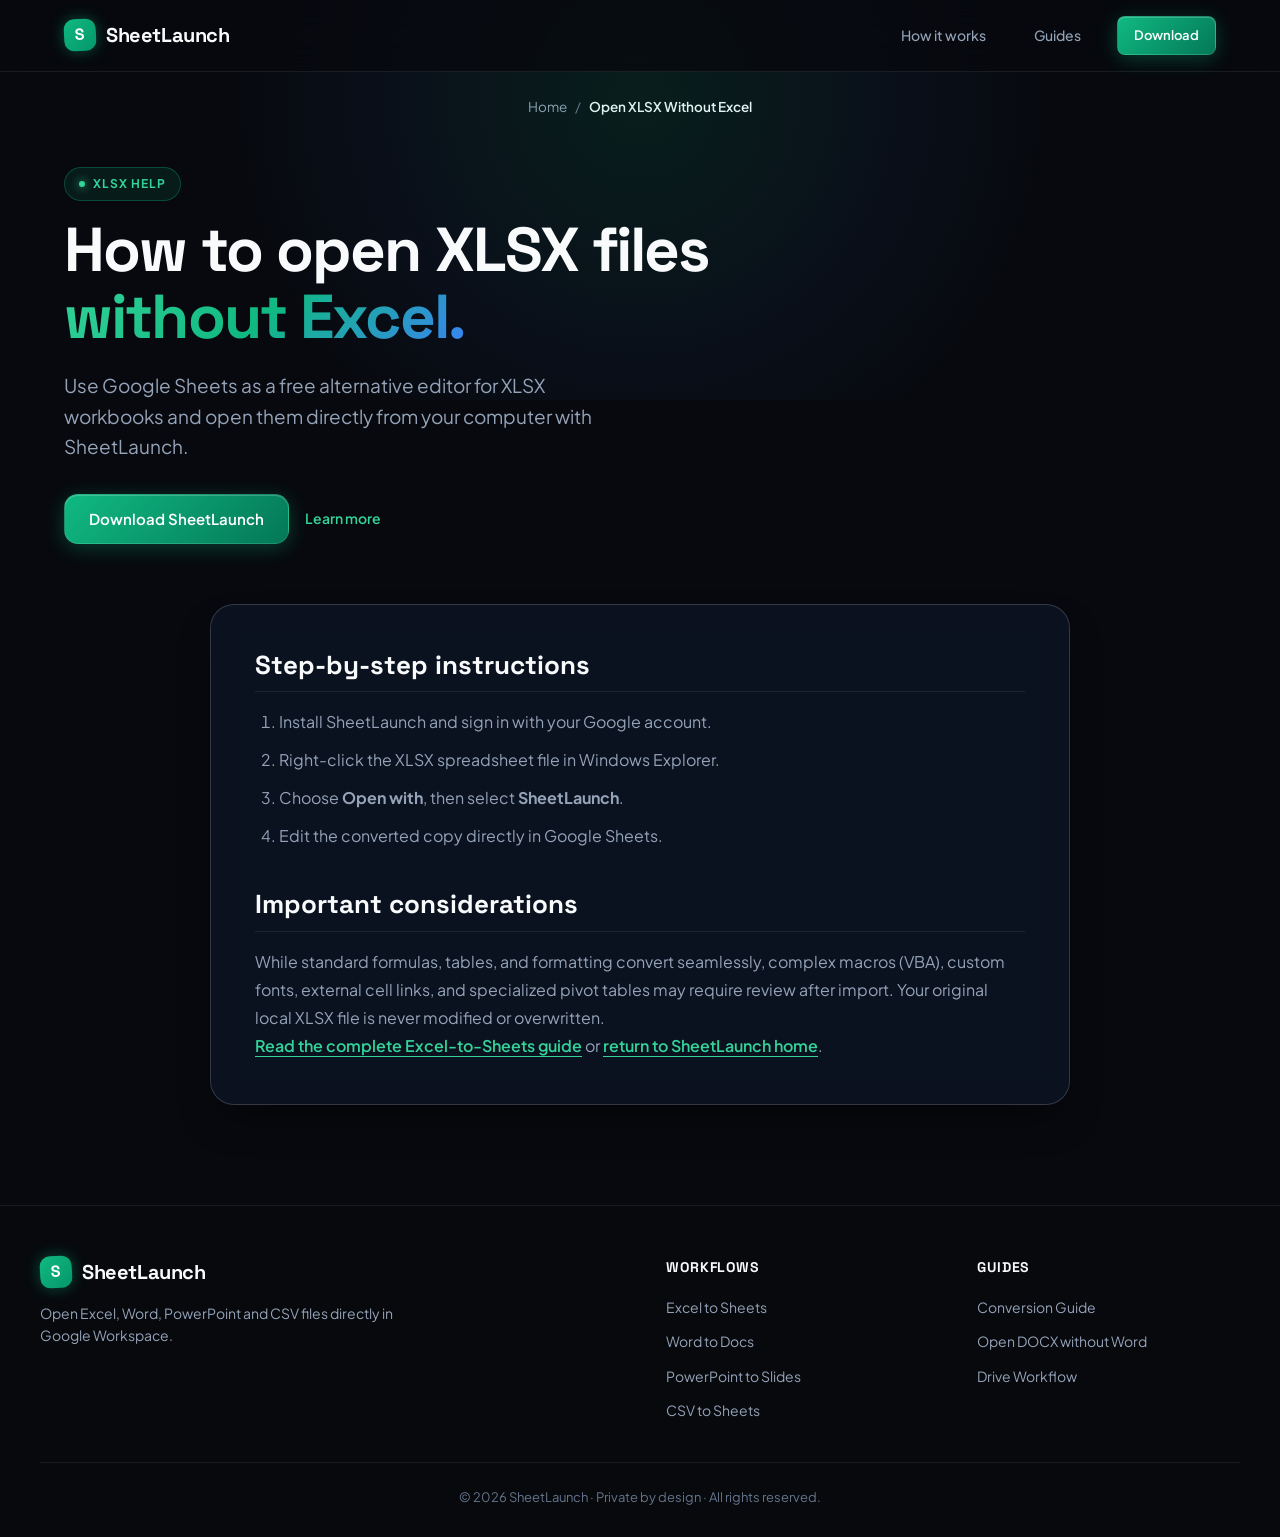
<file: how-to-open-xlsx-without-excel.html>
<!doctype html>
<html lang="en">
<head>
  <meta charset="UTF-8">
  <meta name="viewport" content="width=device-width, initial-scale=1">
  <title>How to Open XLSX Files Without Excel | SheetLaunch</title>
  <meta name="description" content="Open XLSX files without Microsoft Excel by converting and sending them to Google Sheets directly with SheetLaunch.">
  <meta name="robots" content="index, follow, max-image-preview:large">
  <meta name="theme-color" content="#1d6b48">
  <link rel="canonical" href="https://sheetlaunch.getwalksafe.co.uk/how-to-open-xlsx-without-excel.html">
  
  <!-- Open Graph -->
  <meta property="og:type" content="article">
  <meta property="og:site_name" content="SheetLaunch">
  <meta property="og:url" content="https://sheetlaunch.getwalksafe.co.uk/how-to-open-xlsx-without-excel.html">
  <meta property="og:title" content="How to Open XLSX Files Without Excel | SheetLaunch">
  <meta property="og:description" content="Open XLSX files without Microsoft Excel by sending them to Google Sheets with SheetLaunch.">
  <meta property="og:image" content="https://sheetlaunch.getwalksafe.co.uk/og-image.png">
  
  <!-- Twitter -->
  <meta name="twitter:card" content="summary_large_image">
  <meta name="twitter:title" content="How to Open XLSX Files Without Excel | SheetLaunch">
  <meta name="twitter:description" content="Open XLSX files without Microsoft Excel by sending them to Google Sheets with SheetLaunch.">
  <meta name="twitter:image" content="https://sheetlaunch.getwalksafe.co.uk/og-image.png">

  <link rel="stylesheet" href="styles.css">

  <!-- JSON-LD Structured Data -->
  <script type="application/ld+json">
  [
    {
      "@context": "https://schema.org",
      "@type": "BreadcrumbList",
      "itemListElement": [
        {
          "@type": "ListItem",
          "position": 1,
          "name": "Home",
          "item": "https://sheetlaunch.getwalksafe.co.uk/"
        },
        {
          "@type": "ListItem",
          "position": 2,
          "name": "Open XLSX Without Excel",
          "item": "https://sheetlaunch.getwalksafe.co.uk/how-to-open-xlsx-without-excel.html"
        }
      ]
    },
    {
      "@context": "https://schema.org",
      "@type": "HowTo",
      "name": "How to Open XLSX Files Without Microsoft Excel",
      "description": "Step-by-step tutorial to view and edit Excel XLSX files using Google Sheets directly from desktop.",
      "step": [
        {
          "@type": "HowToStep",
          "name": "Install SheetLaunch",
          "text": "Install SheetLaunch and sign in with Google."
        },
        {
          "@type": "HowToStep",
          "name": "Right-click XLSX File",
          "text": "Right-click the XLSX file in Windows Explorer."
        },
        {
          "@type": "HowToStep",
          "name": "Choose SheetLaunch",
          "text": "Choose Open with, then select SheetLaunch."
        },
        {
          "@type": "HowToStep",
          "name": "Edit in Google Sheets",
          "text": "Edit the converted copy directly in Google Sheets."
        }
      ]
    }
  ]
  </script>
</head>
<body>
  <header>
    <nav>
      <a class="brand" href="/"><span>S</span> SheetLaunch</a>
      <a class="nav-link" href="/#how-it-works">How it works</a>
      <a class="nav-link" href="/office-file-conversion-guide.html">Guides</a>
      <a class="button small" href="/#download">Download</a>
    </nav>
  </header>

  <nav class="breadcrumb" aria-label="Breadcrumb">
    <ol>
      <li><a href="/">Home</a></li>
      <li><span aria-current="page">Open XLSX Without Excel</span></li>
    </ol>
  </nav>

  <main>
    <section class="hero">
      <div class="hero-copy">
        <div class="eyebrow"><span class="eyebrow-dot"></span> XLSX HELP</div>
        <h1>How to open XLSX files <em>without Excel.</em></h1>
        <p>Use Google Sheets as a free alternative editor for XLSX workbooks and open them directly from your computer with SheetLaunch.</p>
        <div class="actions">
          <a class="button" href="/#download">Download SheetLaunch</a>
          <a class="text-link" href="/">Learn more</a>
        </div>
      </div>
    </section>

    <article class="guide-content">
      <h2>Step-by-step instructions</h2>
      <ol>
        <li>Install SheetLaunch and sign in with your Google account.</li>
        <li>Right-click the XLSX spreadsheet file in Windows Explorer.</li>
        <li>Choose <strong>Open with</strong>, then select <strong>SheetLaunch</strong>.</li>
        <li>Edit the converted copy directly in Google Sheets.</li>
      </ol>

      <h2>Important considerations</h2>
      <p>While standard formulas, tables, and formatting convert seamlessly, complex macros (VBA), custom fonts, external cell links, and specialized pivot tables may require review after import. Your original local XLSX file is never modified or overwritten.</p>

      <p><a href="/open-excel-in-google-sheets.html">Read the complete Excel-to-Sheets guide</a> or <a href="/">return to SheetLaunch home</a>.</p>
    </article>
  </main>

  <footer>
    <div class="footer-container">
      <div class="footer-brand">
        <a class="brand" href="/"><span>S</span> SheetLaunch</a>
        <p>Open Excel, Word, PowerPoint and CSV files directly in Google Workspace.</p>
      </div>
      <div class="footer-links">
        <h4>Workflows</h4>
        <a href="/open-excel-in-google-sheets.html">Excel to Sheets</a>
        <a href="/open-word-in-google-docs.html">Word to Docs</a>
        <a href="/open-powerpoint-in-google-slides.html">PowerPoint to Slides</a>
        <a href="/open-csv-in-google-sheets.html">CSV to Sheets</a>
      </div>
      <div class="footer-links">
        <h4>Guides</h4>
        <a href="/office-file-conversion-guide.html">Conversion Guide</a>
        <a href="/how-to-open-docx-without-word.html">Open DOCX without Word</a>
        <a href="/open-files-in-google-drive.html">Drive Workflow</a>
      </div>
    </div>
    <div class="footer-bottom">
      © 2026 SheetLaunch · Private by design · All rights reserved.
    </div>
  </footer>
</body>
</html>
</file>
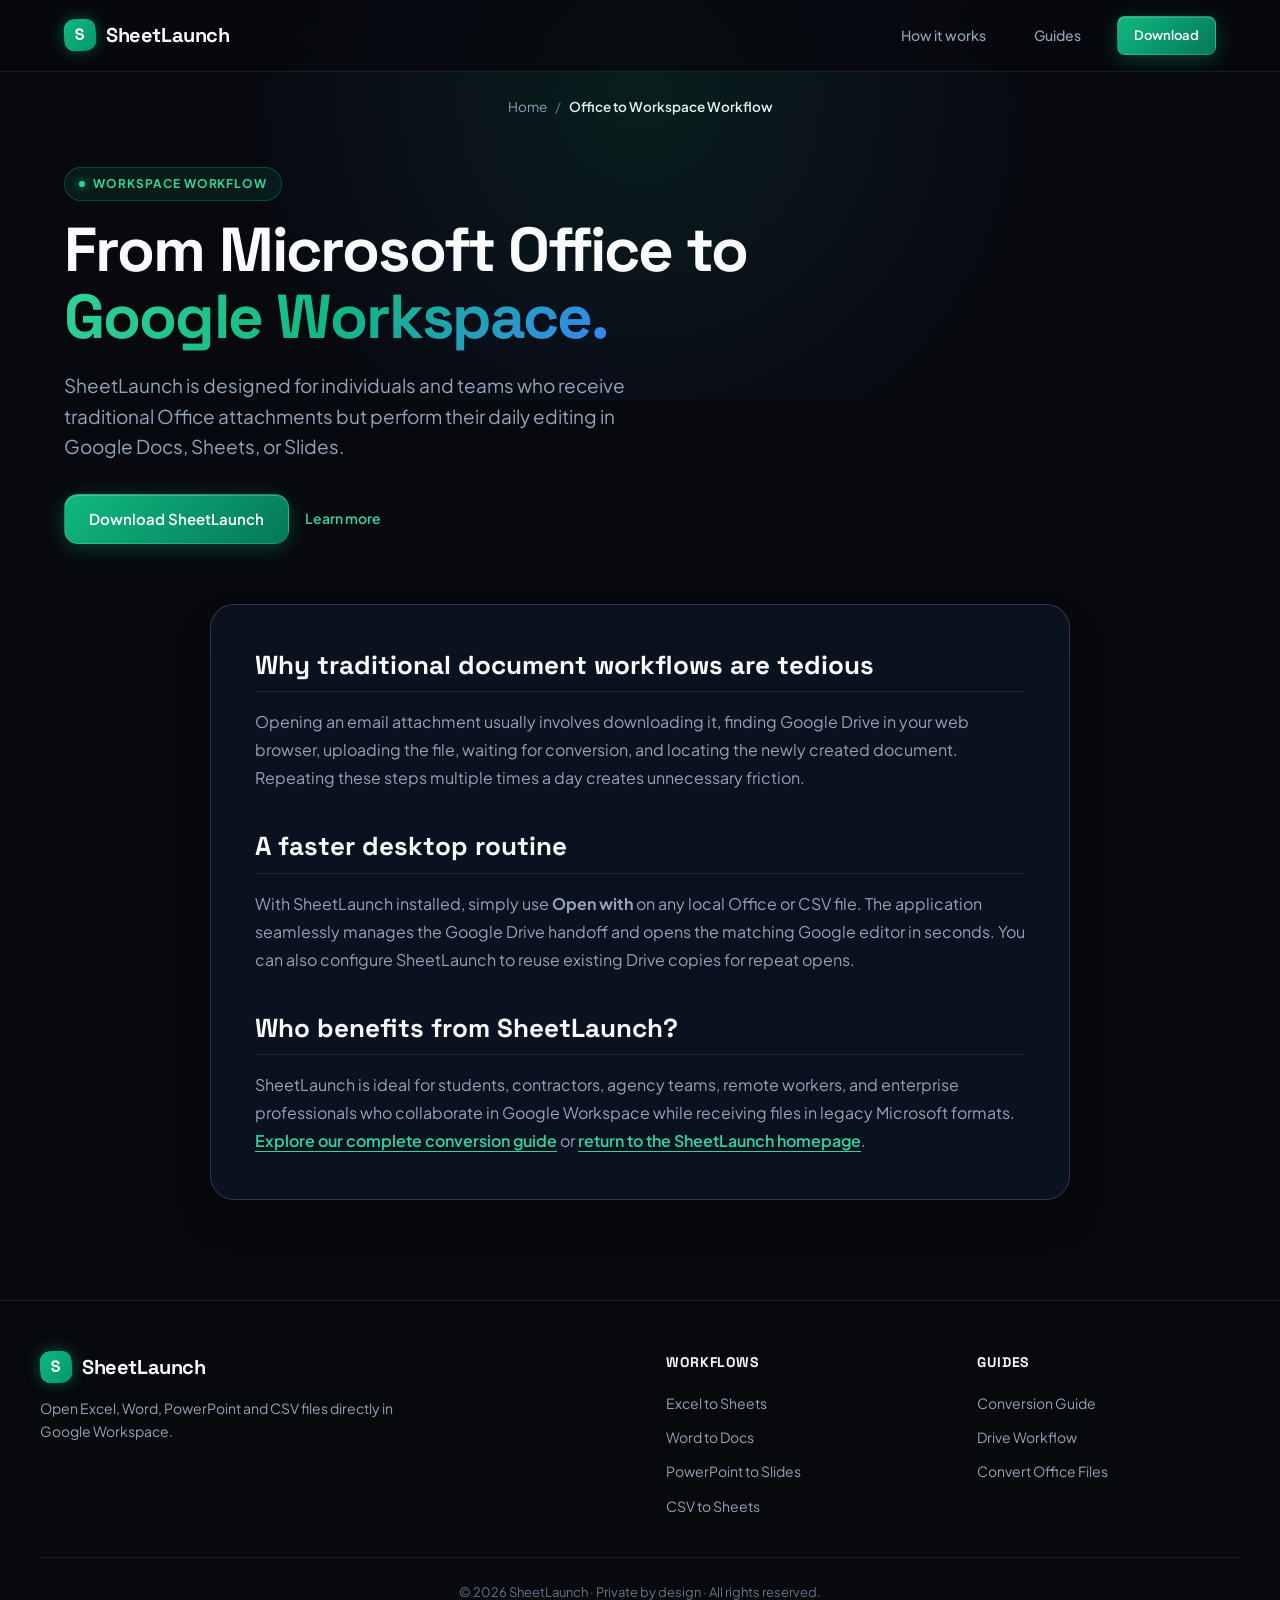
<file: microsoft-office-to-google-workspace.html>
<!doctype html>
<html lang="en">
<head>
  <meta charset="UTF-8">
  <meta name="viewport" content="width=device-width, initial-scale=1">
  <title>Microsoft Office to Google Workspace Workflow | SheetLaunch</title>
  <meta name="description" content="Streamline your Microsoft Office to Google Workspace workflow. Open Word, Excel, PowerPoint and CSV files directly in Google editors from your desktop.">
  <meta name="robots" content="index, follow, max-image-preview:large">
  <meta name="theme-color" content="#1d6b48">
  <link rel="canonical" href="https://sheetlaunch.getwalksafe.co.uk/microsoft-office-to-google-workspace.html">
  
  <!-- Open Graph -->
  <meta property="og:type" content="article">
  <meta property="og:site_name" content="SheetLaunch">
  <meta property="og:url" content="https://sheetlaunch.getwalksafe.co.uk/microsoft-office-to-google-workspace.html">
  <meta property="og:title" content="Microsoft Office to Google Workspace Workflow | SheetLaunch">
  <meta property="og:description" content="A simple Microsoft Office to Google Workspace workflow for opening Word, Excel, PowerPoint and CSV files in Google editors.">
  <meta property="og:image" content="https://sheetlaunch.getwalksafe.co.uk/og-image.png">
  
  <!-- Twitter -->
  <meta name="twitter:card" content="summary_large_image">
  <meta name="twitter:title" content="Microsoft Office to Google Workspace Workflow | SheetLaunch">
  <meta name="twitter:description" content="A simple Microsoft Office to Google Workspace workflow for opening Word, Excel, PowerPoint and CSV files in Google editors.">
  <meta name="twitter:image" content="https://sheetlaunch.getwalksafe.co.uk/og-image.png">

  <link rel="stylesheet" href="styles.css">

  <!-- JSON-LD Structured Data -->
  <script type="application/ld+json">
  [
    {
      "@context": "https://schema.org",
      "@type": "BreadcrumbList",
      "itemListElement": [
        {
          "@type": "ListItem",
          "position": 1,
          "name": "Home",
          "item": "https://sheetlaunch.getwalksafe.co.uk/"
        },
        {
          "@type": "ListItem",
          "position": 2,
          "name": "Office to Workspace Workflow",
          "item": "https://sheetlaunch.getwalksafe.co.uk/microsoft-office-to-google-workspace.html"
        }
      ]
    },
    {
      "@context": "https://schema.org",
      "@type": "Article",
      "headline": "Microsoft Office to Google Workspace Workflow",
      "description": "How to simplify document handoffs between Microsoft Office desktop files and Google Workspace online tools.",
      "publisher": {
        "@type": "Organization",
        "name": "SheetLaunch",
        "url": "https://sheetlaunch.getwalksafe.co.uk/"
      }
    }
  ]
  </script>
</head>
<body>
  <header>
    <nav>
      <a class="brand" href="/"><span>S</span> SheetLaunch</a>
      <a class="nav-link" href="/#how-it-works">How it works</a>
      <a class="nav-link" href="/office-file-conversion-guide.html">Guides</a>
      <a class="button small" href="/#download">Download</a>
    </nav>
  </header>

  <nav class="breadcrumb" aria-label="Breadcrumb">
    <ol>
      <li><a href="/">Home</a></li>
      <li><span aria-current="page">Office to Workspace Workflow</span></li>
    </ol>
  </nav>

  <main>
    <section class="hero">
      <div class="hero-copy">
        <div class="eyebrow"><span class="eyebrow-dot"></span> WORKSPACE WORKFLOW</div>
        <h1>From Microsoft Office to <em>Google Workspace.</em></h1>
        <p>SheetLaunch is designed for individuals and teams who receive traditional Office attachments but perform their daily editing in Google Docs, Sheets, or Slides.</p>
        <div class="actions">
          <a class="button" href="/#download">Download SheetLaunch</a>
          <a class="text-link" href="/">Learn more</a>
        </div>
      </div>
    </section>

    <article class="guide-content">
      <h2>Why traditional document workflows are tedious</h2>
      <p>Opening an email attachment usually involves downloading it, finding Google Drive in your web browser, uploading the file, waiting for conversion, and locating the newly created document. Repeating these steps multiple times a day creates unnecessary friction.</p>

      <h2>A faster desktop routine</h2>
      <p>With SheetLaunch installed, simply use <strong>Open with</strong> on any local Office or CSV file. The application seamlessly manages the Google Drive handoff and opens the matching Google editor in seconds. You can also configure SheetLaunch to reuse existing Drive copies for repeat opens.</p>

      <h2>Who benefits from SheetLaunch?</h2>
      <p>SheetLaunch is ideal for students, contractors, agency teams, remote workers, and enterprise professionals who collaborate in Google Workspace while receiving files in legacy Microsoft formats.</p>

      <p><a href="/office-file-conversion-guide.html">Explore our complete conversion guide</a> or <a href="/">return to the SheetLaunch homepage</a>.</p>
    </article>
  </main>

  <footer>
    <div class="footer-container">
      <div class="footer-brand">
        <a class="brand" href="/"><span>S</span> SheetLaunch</a>
        <p>Open Excel, Word, PowerPoint and CSV files directly in Google Workspace.</p>
      </div>
      <div class="footer-links">
        <h4>Workflows</h4>
        <a href="/open-excel-in-google-sheets.html">Excel to Sheets</a>
        <a href="/open-word-in-google-docs.html">Word to Docs</a>
        <a href="/open-powerpoint-in-google-slides.html">PowerPoint to Slides</a>
        <a href="/open-csv-in-google-sheets.html">CSV to Sheets</a>
      </div>
      <div class="footer-links">
        <h4>Guides</h4>
        <a href="/office-file-conversion-guide.html">Conversion Guide</a>
        <a href="/open-files-in-google-drive.html">Drive Workflow</a>
        <a href="/convert-office-files-to-google-format.html">Convert Office Files</a>
      </div>
    </div>
    <div class="footer-bottom">
      © 2026 SheetLaunch · Private by design · All rights reserved.
    </div>
  </footer>
</body>
</html>
</file>
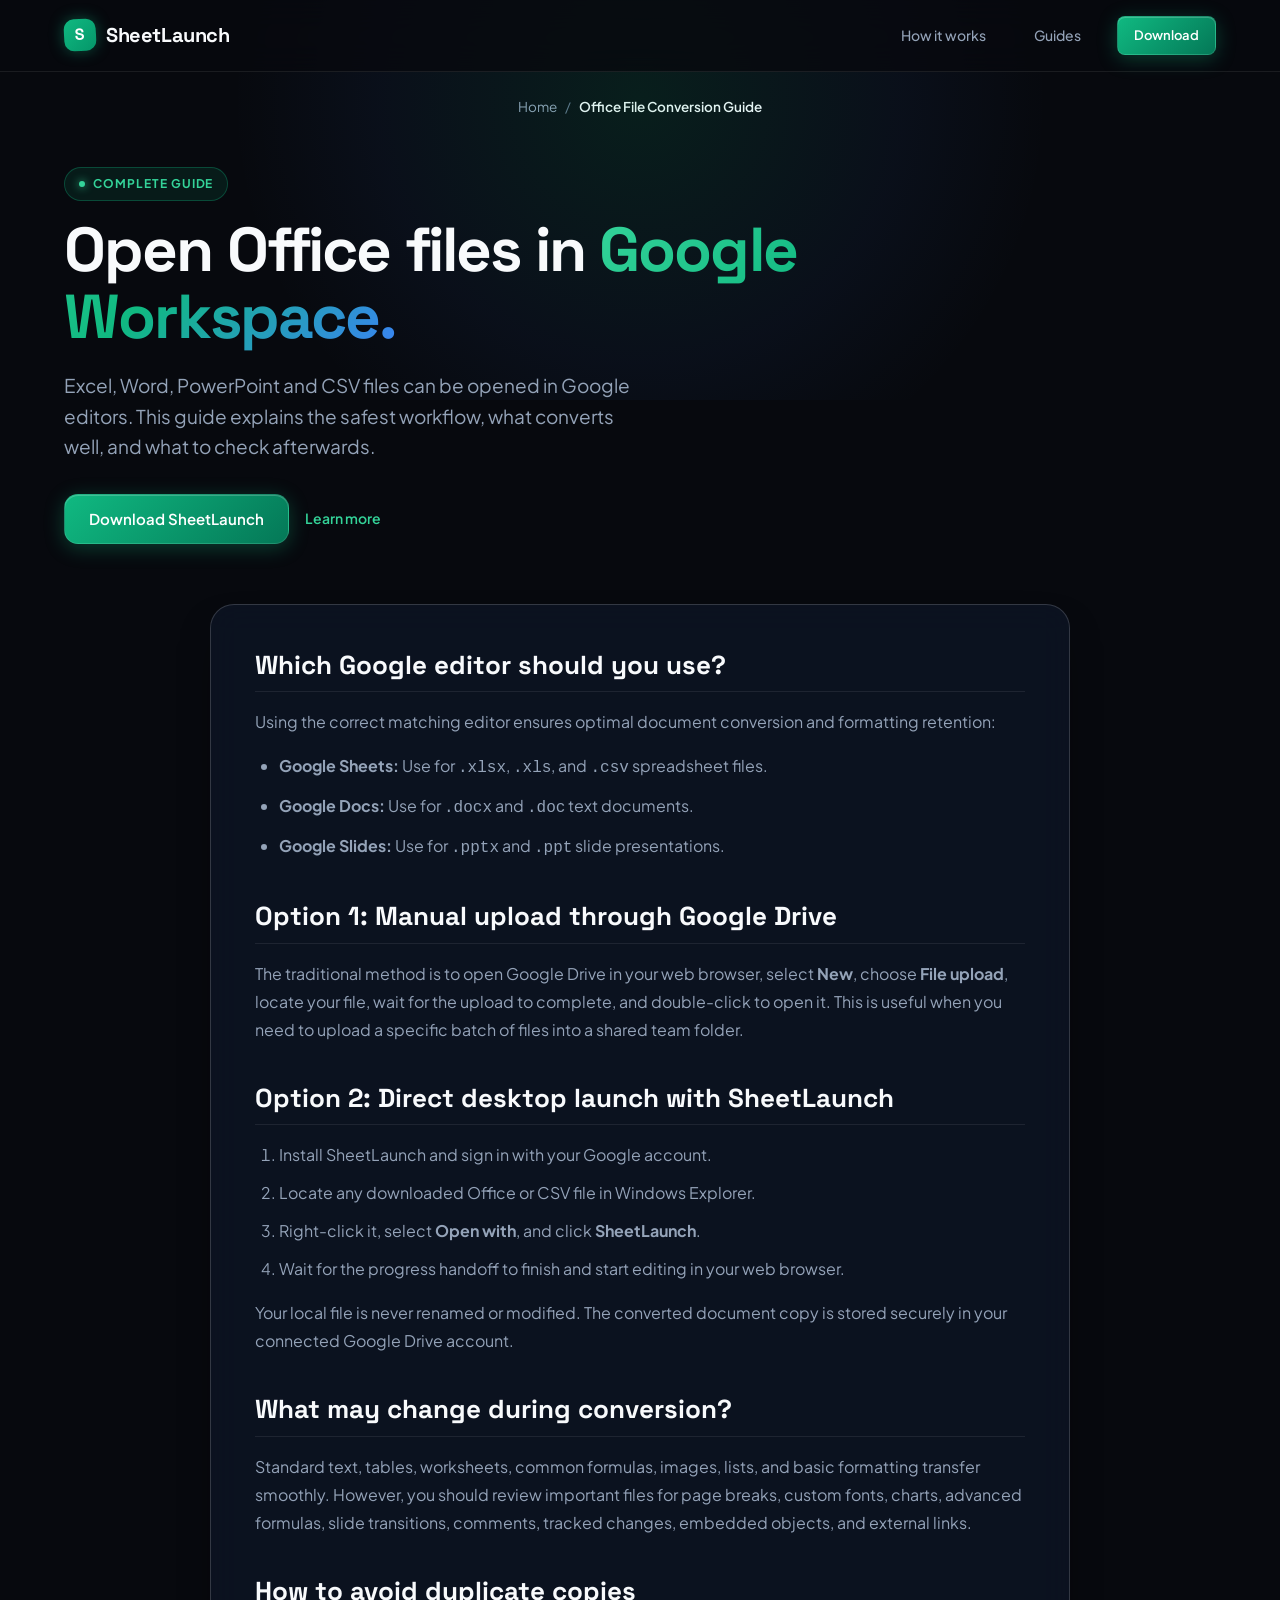
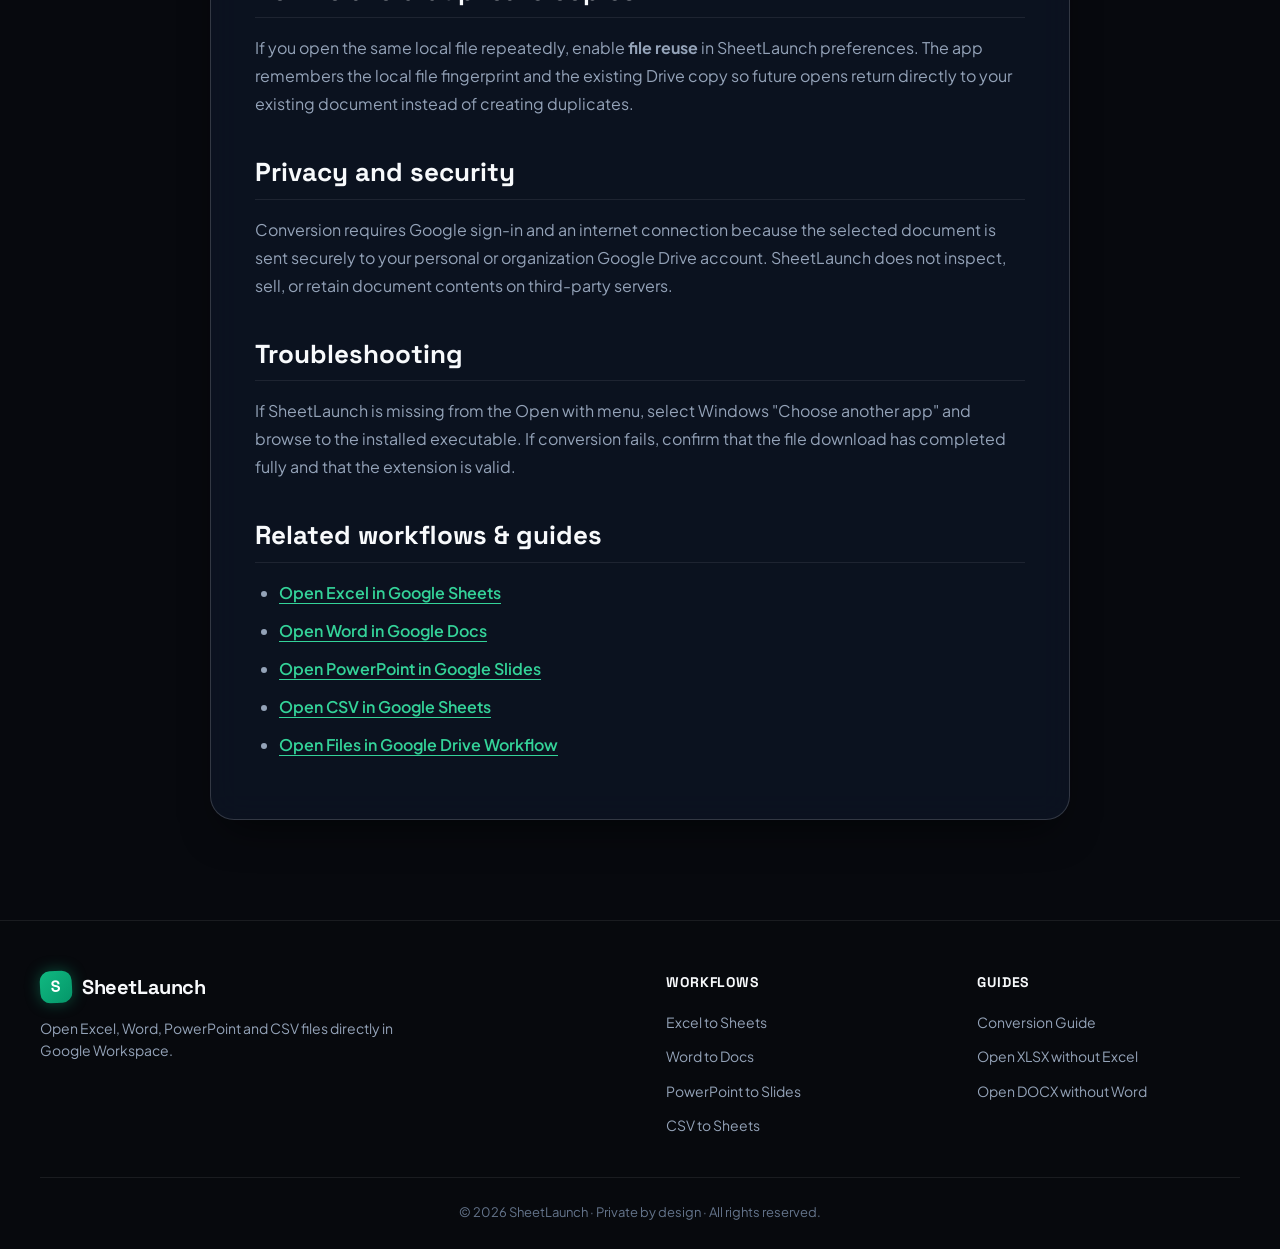
<file: office-file-conversion-guide.html>
<!doctype html>
<html lang="en">
<head>
  <meta charset="UTF-8">
  <meta name="viewport" content="width=device-width, initial-scale=1">
  <title>Office File Conversion Guide: Excel, Word, PowerPoint and CSV | SheetLaunch</title>
  <meta name="description" content="A comprehensive guide to opening and converting Excel, Word, PowerPoint and CSV files into Google Sheets, Docs and Slides safely and efficiently.">
  <meta name="robots" content="index, follow, max-image-preview:large">
  <meta name="theme-color" content="#1d6b48">
  <link rel="canonical" href="https://sheetlaunch.getwalksafe.co.uk/office-file-conversion-guide.html">
  
  <!-- Open Graph -->
  <meta property="og:type" content="article">
  <meta property="og:site_name" content="SheetLaunch">
  <meta property="og:url" content="https://sheetlaunch.getwalksafe.co.uk/office-file-conversion-guide.html">
  <meta property="og:title" content="Office File Conversion Guide: Excel, Word, PowerPoint and CSV | SheetLaunch">
  <meta property="og:description" content="A practical guide to opening and converting Excel, Word, PowerPoint and CSV files into Google Sheets, Docs and Slides.">
  <meta property="og:image" content="https://sheetlaunch.getwalksafe.co.uk/og-image.png">
  
  <!-- Twitter -->
  <meta name="twitter:card" content="summary_large_image">
  <meta name="twitter:title" content="Office File Conversion Guide: Excel, Word, PowerPoint and CSV | SheetLaunch">
  <meta name="twitter:description" content="A practical guide to opening and converting Excel, Word, PowerPoint and CSV files into Google Sheets, Docs and Slides.">
  <meta name="twitter:image" content="https://sheetlaunch.getwalksafe.co.uk/og-image.png">

  <link rel="stylesheet" href="styles.css">

  <!-- JSON-LD Structured Data -->
  <script type="application/ld+json">
  [
    {
      "@context": "https://schema.org",
      "@type": "BreadcrumbList",
      "itemListElement": [
        {
          "@type": "ListItem",
          "position": 1,
          "name": "Home",
          "item": "https://sheetlaunch.getwalksafe.co.uk/"
        },
        {
          "@type": "ListItem",
          "position": 2,
          "name": "Office File Conversion Guide",
          "item": "https://sheetlaunch.getwalksafe.co.uk/office-file-conversion-guide.html"
        }
      ]
    },
    {
      "@context": "https://schema.org",
      "@type": "TechArticle",
      "headline": "Office File Conversion Guide: Excel, Word, PowerPoint and CSV",
      "description": "Comprehensive practical guide covering the safest workflows, formatting changes, duplicate prevention, and troubleshooting for converting Office documents to Google Workspace.",
      "publisher": {
        "@type": "Organization",
        "name": "SheetLaunch",
        "url": "https://sheetlaunch.getwalksafe.co.uk/"
      }
    }
  ]
  </script>
</head>
<body>
  <header>
    <nav>
      <a class="brand" href="/"><span>S</span> SheetLaunch</a>
      <a class="nav-link" href="/#how-it-works">How it works</a>
      <a class="nav-link" href="/office-file-conversion-guide.html">Guides</a>
      <a class="button small" href="/#download">Download</a>
    </nav>
  </header>

  <nav class="breadcrumb" aria-label="Breadcrumb">
    <ol>
      <li><a href="/">Home</a></li>
      <li><span aria-current="page">Office File Conversion Guide</span></li>
    </ol>
  </nav>

  <main>
    <section class="hero">
      <div class="hero-copy">
        <div class="eyebrow"><span class="eyebrow-dot"></span> COMPLETE GUIDE</div>
        <h1>Open Office files in <em>Google Workspace.</em></h1>
        <p>Excel, Word, PowerPoint and CSV files can be opened in Google editors. This guide explains the safest workflow, what converts well, and what to check afterwards.</p>
        <div class="actions">
          <a class="button" href="/#download">Download SheetLaunch</a>
          <a class="text-link" href="/">Learn more</a>
        </div>
      </div>
    </section>

    <article class="guide-content">
      <h2>Which Google editor should you use?</h2>
      <p>Using the correct matching editor ensures optimal document conversion and formatting retention:</p>
      <ul>
        <li><strong>Google Sheets:</strong> Use for <code>.xlsx</code>, <code>.xls</code>, and <code>.csv</code> spreadsheet files.</li>
        <li><strong>Google Docs:</strong> Use for <code>.docx</code> and <code>.doc</code> text documents.</li>
        <li><strong>Google Slides:</strong> Use for <code>.pptx</code> and <code>.ppt</code> slide presentations.</li>
      </ul>

      <h2>Option 1: Manual upload through Google Drive</h2>
      <p>The traditional method is to open Google Drive in your web browser, select <strong>New</strong>, choose <strong>File upload</strong>, locate your file, wait for the upload to complete, and double-click to open it. This is useful when you need to upload a specific batch of files into a shared team folder.</p>

      <h2>Option 2: Direct desktop launch with SheetLaunch</h2>
      <ol>
        <li>Install SheetLaunch and sign in with your Google account.</li>
        <li>Locate any downloaded Office or CSV file in Windows Explorer.</li>
        <li>Right-click it, select <strong>Open with</strong>, and click <strong>SheetLaunch</strong>.</li>
        <li>Wait for the progress handoff to finish and start editing in your web browser.</li>
      </ol>
      <p>Your local file is never renamed or modified. The converted document copy is stored securely in your connected Google Drive account.</p>

      <h2>What may change during conversion?</h2>
      <p>Standard text, tables, worksheets, common formulas, images, lists, and basic formatting transfer smoothly. However, you should review important files for page breaks, custom fonts, charts, advanced formulas, slide transitions, comments, tracked changes, embedded objects, and external links.</p>

      <h2>How to avoid duplicate copies</h2>
      <p>If you open the same local file repeatedly, enable <strong>file reuse</strong> in SheetLaunch preferences. The app remembers the local file fingerprint and the existing Drive copy so future opens return directly to your existing document instead of creating duplicates.</p>

      <h2>Privacy and security</h2>
      <p>Conversion requires Google sign-in and an internet connection because the selected document is sent securely to your personal or organization Google Drive account. SheetLaunch does not inspect, sell, or retain document contents on third-party servers.</p>

      <h2>Troubleshooting</h2>
      <p>If SheetLaunch is missing from the Open with menu, select Windows "Choose another app" and browse to the installed executable. If conversion fails, confirm that the file download has completed fully and that the extension is valid.</p>

      <h2>Related workflows & guides</h2>
      <ul>
        <li><a href="/open-excel-in-google-sheets.html">Open Excel in Google Sheets</a></li>
        <li><a href="/open-word-in-google-docs.html">Open Word in Google Docs</a></li>
        <li><a href="/open-powerpoint-in-google-slides.html">Open PowerPoint in Google Slides</a></li>
        <li><a href="/open-csv-in-google-sheets.html">Open CSV in Google Sheets</a></li>
        <li><a href="/open-files-in-google-drive.html">Open Files in Google Drive Workflow</a></li>
      </ul>
    </article>
  </main>

  <footer>
    <div class="footer-container">
      <div class="footer-brand">
        <a class="brand" href="/"><span>S</span> SheetLaunch</a>
        <p>Open Excel, Word, PowerPoint and CSV files directly in Google Workspace.</p>
      </div>
      <div class="footer-links">
        <h4>Workflows</h4>
        <a href="/open-excel-in-google-sheets.html">Excel to Sheets</a>
        <a href="/open-word-in-google-docs.html">Word to Docs</a>
        <a href="/open-powerpoint-in-google-slides.html">PowerPoint to Slides</a>
        <a href="/open-csv-in-google-sheets.html">CSV to Sheets</a>
      </div>
      <div class="footer-links">
        <h4>Guides</h4>
        <a href="/office-file-conversion-guide.html">Conversion Guide</a>
        <a href="/how-to-open-xlsx-without-excel.html">Open XLSX without Excel</a>
        <a href="/how-to-open-docx-without-word.html">Open DOCX without Word</a>
      </div>
    </div>
    <div class="footer-bottom">
      © 2026 SheetLaunch · Private by design · All rights reserved.
    </div>
  </footer>
</body>
</html>
</file>
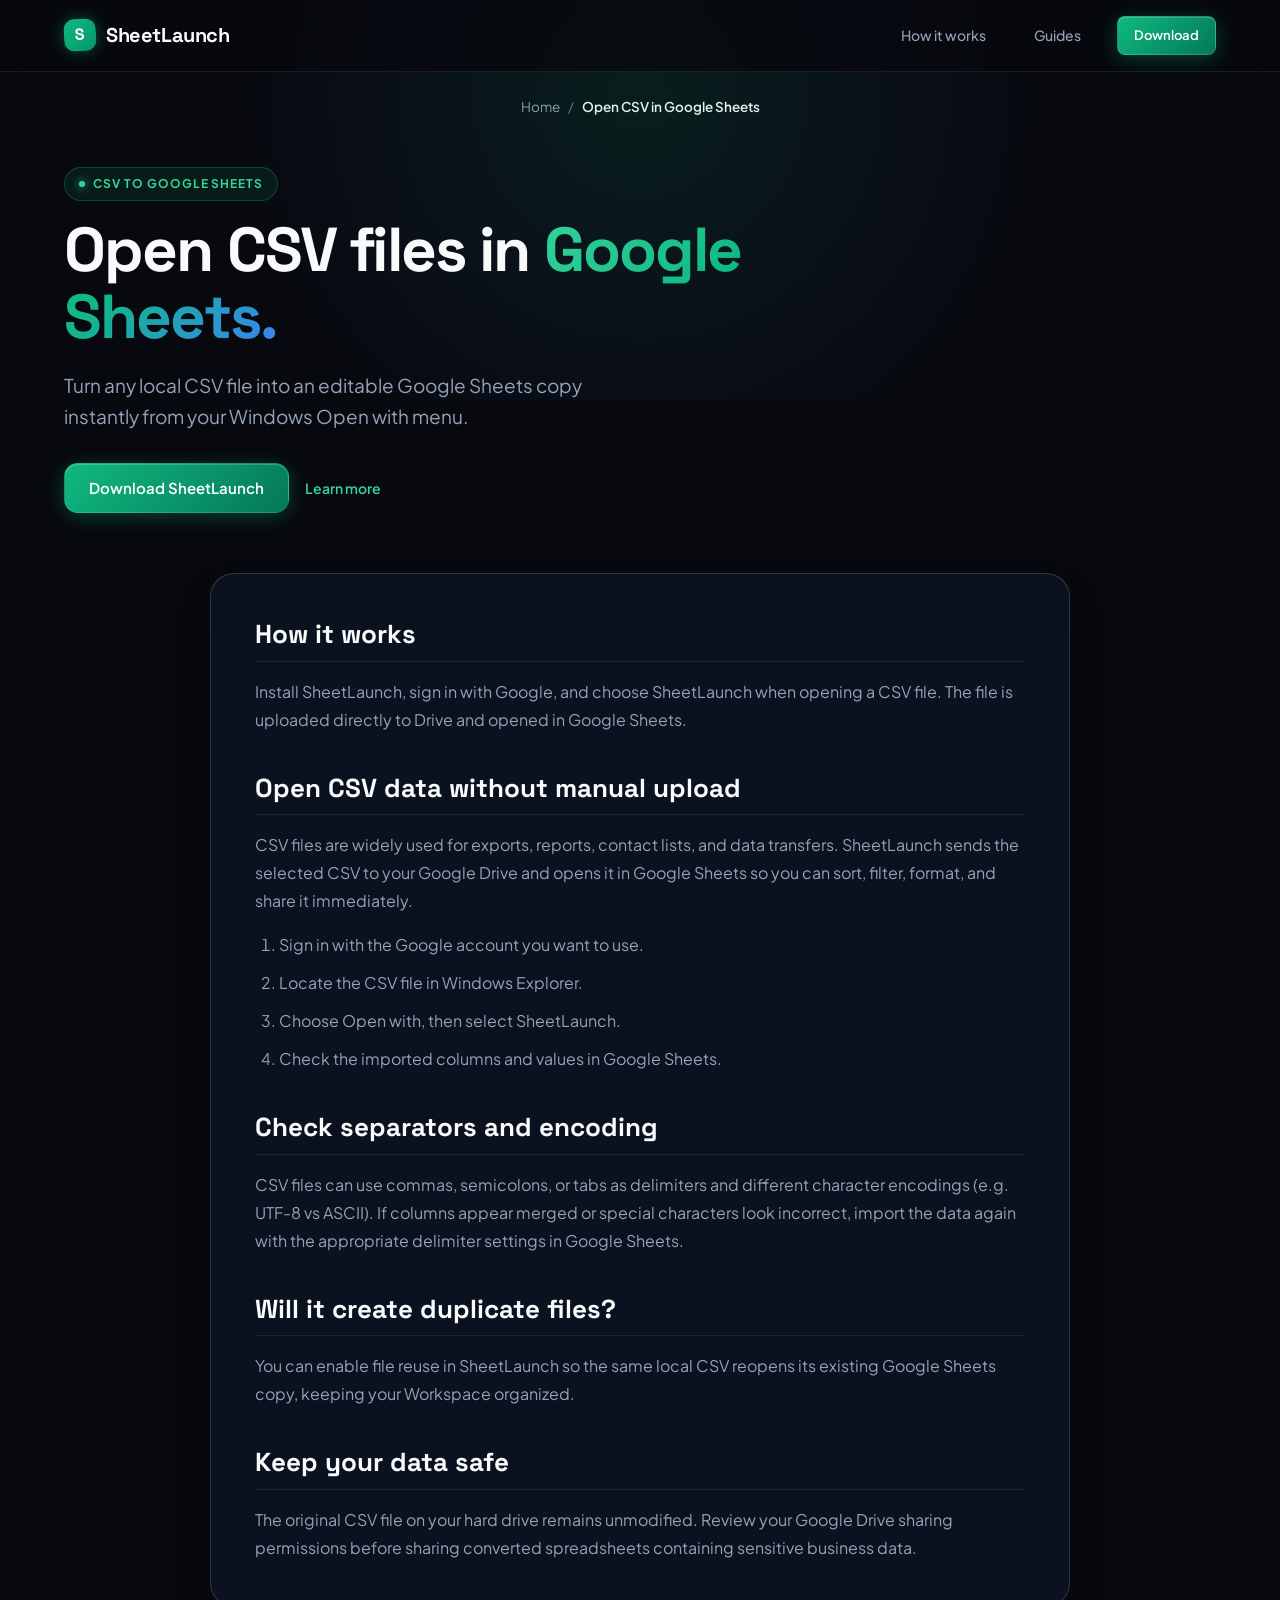
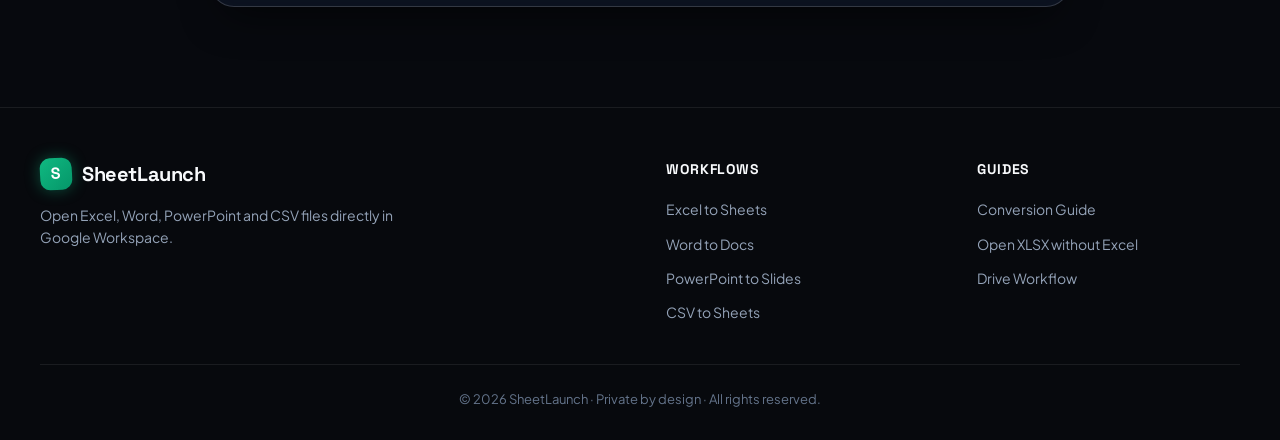
<file: open-csv-in-google-sheets.html>
<!doctype html>
<html lang="en">
<head>
  <meta charset="UTF-8">
  <meta name="viewport" content="width=device-width, initial-scale=1">
  <title>Open CSV Files in Google Sheets | SheetLaunch</title>
  <meta name="description" content="Open CSV files in Google Sheets quickly with SheetLaunch from Windows Open with menu instead of uploading them manually.">
  <meta name="robots" content="index, follow, max-image-preview:large">
  <meta name="theme-color" content="#1d6b48">
  <link rel="canonical" href="https://sheetlaunch.getwalksafe.co.uk/open-csv-in-google-sheets.html">
  
  <!-- Open Graph -->
  <meta property="og:type" content="article">
  <meta property="og:site_name" content="SheetLaunch">
  <meta property="og:url" content="https://sheetlaunch.getwalksafe.co.uk/open-csv-in-google-sheets.html">
  <meta property="og:title" content="Open CSV Files in Google Sheets | SheetLaunch">
  <meta property="og:description" content="Open CSV files in Google Sheets quickly with SheetLaunch instead of uploading them manually.">
  <meta property="og:image" content="https://sheetlaunch.getwalksafe.co.uk/og-image.png">
  
  <!-- Twitter -->
  <meta name="twitter:card" content="summary_large_image">
  <meta name="twitter:title" content="Open CSV Files in Google Sheets | SheetLaunch">
  <meta name="twitter:description" content="Open CSV files in Google Sheets quickly with SheetLaunch instead of uploading them manually.">
  <meta name="twitter:image" content="https://sheetlaunch.getwalksafe.co.uk/og-image.png">

  <link rel="stylesheet" href="styles.css">

  <!-- JSON-LD Structured Data -->
  <script type="application/ld+json">
  [
    {
      "@context": "https://schema.org",
      "@type": "BreadcrumbList",
      "itemListElement": [
        {
          "@type": "ListItem",
          "position": 1,
          "name": "Home",
          "item": "https://sheetlaunch.getwalksafe.co.uk/"
        },
        {
          "@type": "ListItem",
          "position": 2,
          "name": "Open CSV in Google Sheets",
          "item": "https://sheetlaunch.getwalksafe.co.uk/open-csv-in-google-sheets.html"
        }
      ]
    },
    {
      "@context": "https://schema.org",
      "@type": "HowTo",
      "name": "How to Open CSV Files in Google Sheets",
      "description": "Open CSV data exports directly in Google Sheets without manual web uploads.",
      "step": [
        {
          "@type": "HowToStep",
          "name": "Sign In",
          "text": "Sign in with the Google account you want to use."
        },
        {
          "@type": "HowToStep",
          "name": "Locate CSV",
          "text": "Locate the CSV file in Windows Explorer."
        },
        {
          "@type": "HowToStep",
          "name": "Open with SheetLaunch",
          "text": "Choose Open with, then select SheetLaunch."
        },
        {
          "@type": "HowToStep",
          "name": "Inspect Spreadsheet",
          "text": "Check the imported columns and values in Google Sheets."
        }
      ]
    }
  ]
  </script>
</head>
<body>
  <header>
    <nav>
      <a class="brand" href="/"><span>S</span> SheetLaunch</a>
      <a class="nav-link" href="/#how-it-works">How it works</a>
      <a class="nav-link" href="/office-file-conversion-guide.html">Guides</a>
      <a class="button small" href="/#download">Download</a>
    </nav>
  </header>

  <nav class="breadcrumb" aria-label="Breadcrumb">
    <ol>
      <li><a href="/">Home</a></li>
      <li><span aria-current="page">Open CSV in Google Sheets</span></li>
    </ol>
  </nav>

  <main>
    <section class="hero">
      <div class="hero-copy">
        <div class="eyebrow"><span class="eyebrow-dot"></span> CSV TO GOOGLE SHEETS</div>
        <h1>Open CSV files in <em>Google Sheets.</em></h1>
        <p>Turn any local CSV file into an editable Google Sheets copy instantly from your Windows Open with menu.</p>
        <div class="actions">
          <a class="button" href="/#download">Download SheetLaunch</a>
          <a class="text-link" href="/">Learn more</a>
        </div>
      </div>
    </section>

    <article class="guide-content">
      <h2>How it works</h2>
      <p>Install SheetLaunch, sign in with Google, and choose SheetLaunch when opening a CSV file. The file is uploaded directly to Drive and opened in Google Sheets.</p>

      <h2>Open CSV data without manual upload</h2>
      <p>CSV files are widely used for exports, reports, contact lists, and data transfers. SheetLaunch sends the selected CSV to your Google Drive and opens it in Google Sheets so you can sort, filter, format, and share it immediately.</p>
      <ol>
        <li>Sign in with the Google account you want to use.</li>
        <li>Locate the CSV file in Windows Explorer.</li>
        <li>Choose Open with, then select SheetLaunch.</li>
        <li>Check the imported columns and values in Google Sheets.</li>
      </ol>

      <h2>Check separators and encoding</h2>
      <p>CSV files can use commas, semicolons, or tabs as delimiters and different character encodings (e.g. UTF-8 vs ASCII). If columns appear merged or special characters look incorrect, import the data again with the appropriate delimiter settings in Google Sheets.</p>

      <h2>Will it create duplicate files?</h2>
      <p>You can enable file reuse in SheetLaunch so the same local CSV reopens its existing Google Sheets copy, keeping your Workspace organized.</p>

      <h2>Keep your data safe</h2>
      <p>The original CSV file on your hard drive remains unmodified. Review your Google Drive sharing permissions before sharing converted spreadsheets containing sensitive business data.</p>
    </article>
  </main>

  <footer>
    <div class="footer-container">
      <div class="footer-brand">
        <a class="brand" href="/"><span>S</span> SheetLaunch</a>
        <p>Open Excel, Word, PowerPoint and CSV files directly in Google Workspace.</p>
      </div>
      <div class="footer-links">
        <h4>Workflows</h4>
        <a href="/open-excel-in-google-sheets.html">Excel to Sheets</a>
        <a href="/open-word-in-google-docs.html">Word to Docs</a>
        <a href="/open-powerpoint-in-google-slides.html">PowerPoint to Slides</a>
        <a href="/open-csv-in-google-sheets.html">CSV to Sheets</a>
      </div>
      <div class="footer-links">
        <h4>Guides</h4>
        <a href="/office-file-conversion-guide.html">Conversion Guide</a>
        <a href="/how-to-open-xlsx-without-excel.html">Open XLSX without Excel</a>
        <a href="/open-files-in-google-drive.html">Drive Workflow</a>
      </div>
    </div>
    <div class="footer-bottom">
      © 2026 SheetLaunch · Private by design · All rights reserved.
    </div>
  </footer>
</body>
</html>
</file>
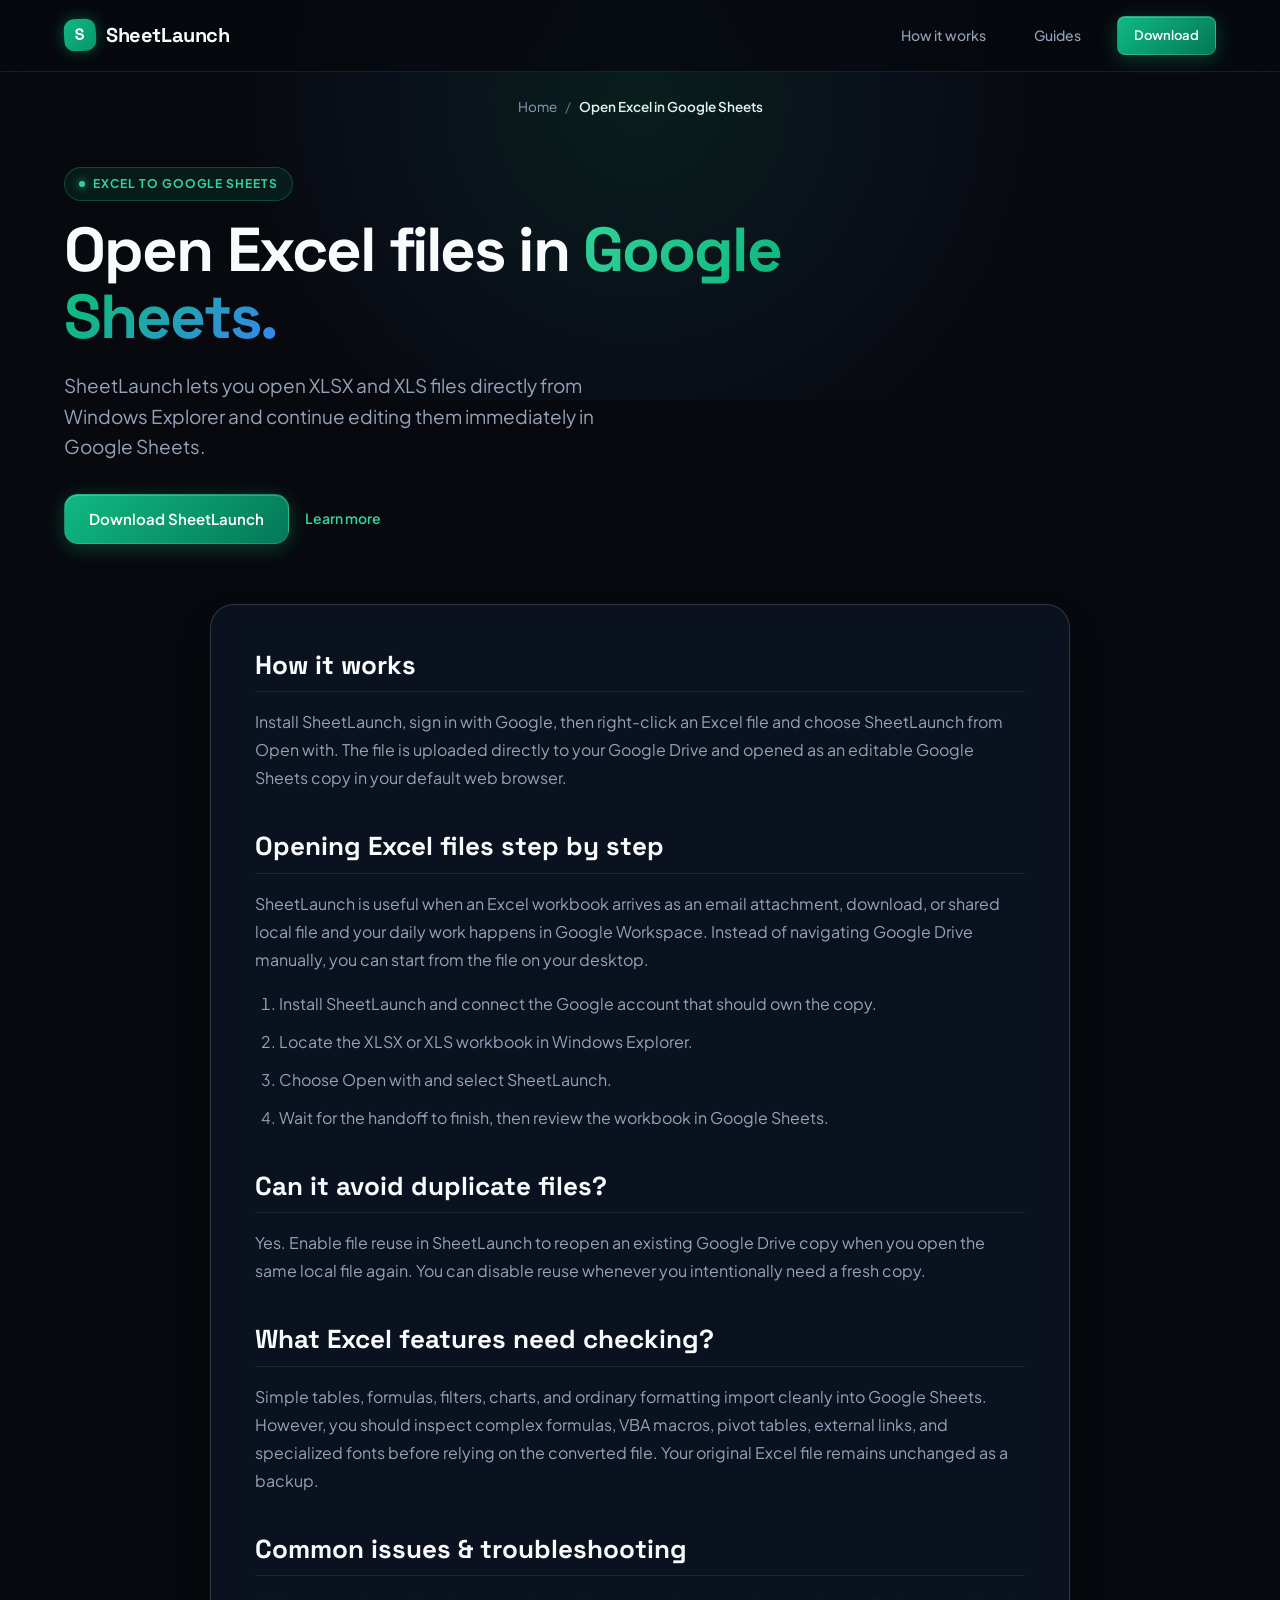
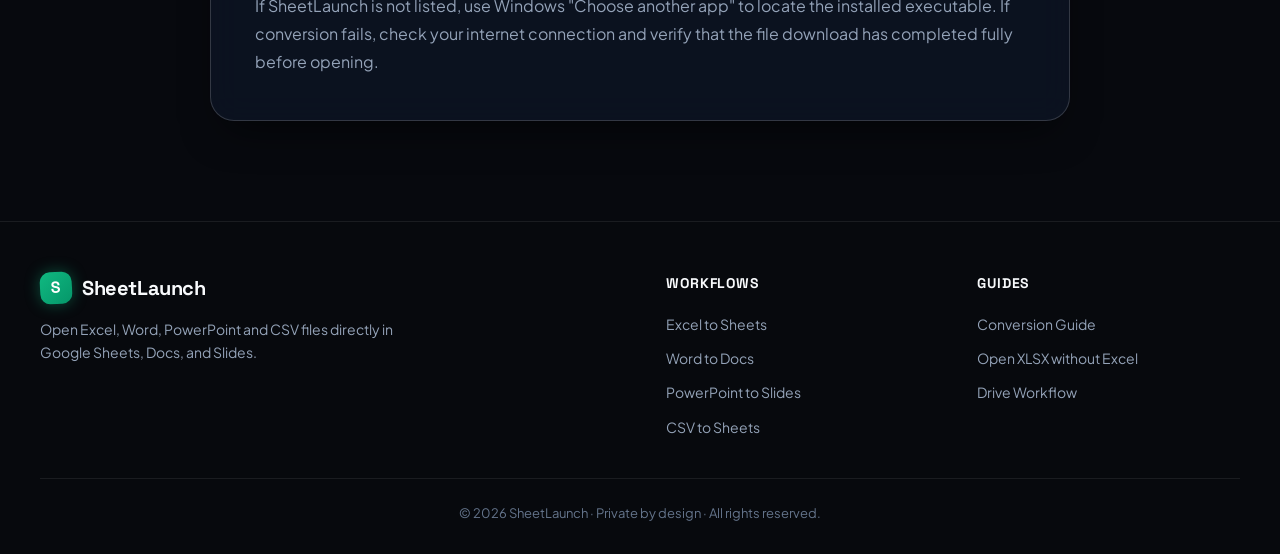
<file: open-excel-in-google-sheets.html>
<!doctype html>
<html lang="en">
<head>
  <meta charset="UTF-8">
  <meta name="viewport" content="width=device-width, initial-scale=1">
  <title>Open Excel Files in Google Sheets | SheetLaunch</title>
  <meta name="description" content="Open Excel XLSX and XLS files in Google Sheets directly from Windows using SheetLaunch. Avoid duplicate files with automatic file reuse.">
  <meta name="robots" content="index, follow, max-image-preview:large">
  <meta name="theme-color" content="#1d6b48">
  <link rel="canonical" href="https://sheetlaunch.getwalksafe.co.uk/open-excel-in-google-sheets.html">
  
  <!-- Open Graph -->
  <meta property="og:type" content="article">
  <meta property="og:site_name" content="SheetLaunch">
  <meta property="og:url" content="https://sheetlaunch.getwalksafe.co.uk/open-excel-in-google-sheets.html">
  <meta property="og:title" content="Open Excel Files in Google Sheets | SheetLaunch">
  <meta property="og:description" content="Open Excel XLSX and XLS files in Google Sheets directly from Windows using SheetLaunch.">
  <meta property="og:image" content="https://sheetlaunch.getwalksafe.co.uk/og-image.png">
  
  <!-- Twitter -->
  <meta name="twitter:card" content="summary_large_image">
  <meta name="twitter:title" content="Open Excel Files in Google Sheets | SheetLaunch">
  <meta name="twitter:description" content="Open Excel XLSX and XLS files in Google Sheets directly from Windows using SheetLaunch.">
  <meta name="twitter:image" content="https://sheetlaunch.getwalksafe.co.uk/og-image.png">

  <link rel="stylesheet" href="styles.css">

  <!-- JSON-LD Structured Data -->
  <script type="application/ld+json">
  [
    {
      "@context": "https://schema.org",
      "@type": "BreadcrumbList",
      "itemListElement": [
        {
          "@type": "ListItem",
          "position": 1,
          "name": "Home",
          "item": "https://sheetlaunch.getwalksafe.co.uk/"
        },
        {
          "@type": "ListItem",
          "position": 2,
          "name": "Open Excel in Google Sheets",
          "item": "https://sheetlaunch.getwalksafe.co.uk/open-excel-in-google-sheets.html"
        }
      ]
    },
    {
      "@context": "https://schema.org",
      "@type": "HowTo",
      "name": "How to Open Excel Files in Google Sheets",
      "description": "Step-by-step instructions to open Excel workbooks directly in Google Sheets from Windows Open with.",
      "step": [
        {
          "@type": "HowToStep",
          "name": "Install SheetLaunch",
          "text": "Install SheetLaunch and connect the Google account that should own the spreadsheet copy."
        },
        {
          "@type": "HowToStep",
          "name": "Locate Workbook",
          "text": "Locate the XLSX or XLS workbook in Windows Explorer."
        },
        {
          "@type": "HowToStep",
          "name": "Open with SheetLaunch",
          "text": "Right-click the file, choose Open with, and select SheetLaunch."
        },
        {
          "@type": "HowToStep",
          "name": "Review in Google Sheets",
          "text": "Wait for the progress window and review the workbook in Google Sheets."
        }
      ]
    }
  ]
  </script>
</head>
<body>
  <header>
    <nav>
      <a class="brand" href="/"><span>S</span> SheetLaunch</a>
      <a class="nav-link" href="/#how-it-works">How it works</a>
      <a class="nav-link" href="/office-file-conversion-guide.html">Guides</a>
      <a class="button small" href="/#download">Download</a>
    </nav>
  </header>

  <nav class="breadcrumb" aria-label="Breadcrumb">
    <ol>
      <li><a href="/">Home</a></li>
      <li><span aria-current="page">Open Excel in Google Sheets</span></li>
    </ol>
  </nav>

  <main>
    <section class="hero">
      <div class="hero-copy">
        <div class="eyebrow"><span class="eyebrow-dot"></span> EXCEL TO GOOGLE SHEETS</div>
        <h1>Open Excel files in <em>Google Sheets.</em></h1>
        <p>SheetLaunch lets you open XLSX and XLS files directly from Windows Explorer and continue editing them immediately in Google Sheets.</p>
        <div class="actions">
          <a class="button" href="/#download">Download SheetLaunch</a>
          <a class="text-link" href="/">Learn more</a>
        </div>
      </div>
    </section>

    <article class="guide-content">
      <h2>How it works</h2>
      <p>Install SheetLaunch, sign in with Google, then right-click an Excel file and choose SheetLaunch from Open with. The file is uploaded directly to your Google Drive and opened as an editable Google Sheets copy in your default web browser.</p>

      <h2>Opening Excel files step by step</h2>
      <p>SheetLaunch is useful when an Excel workbook arrives as an email attachment, download, or shared local file and your daily work happens in Google Workspace. Instead of navigating Google Drive manually, you can start from the file on your desktop.</p>
      <ol>
        <li>Install SheetLaunch and connect the Google account that should own the copy.</li>
        <li>Locate the XLSX or XLS workbook in Windows Explorer.</li>
        <li>Choose Open with and select SheetLaunch.</li>
        <li>Wait for the handoff to finish, then review the workbook in Google Sheets.</li>
      </ol>

      <h2>Can it avoid duplicate files?</h2>
      <p>Yes. Enable file reuse in SheetLaunch to reopen an existing Google Drive copy when you open the same local file again. You can disable reuse whenever you intentionally need a fresh copy.</p>

      <h2>What Excel features need checking?</h2>
      <p>Simple tables, formulas, filters, charts, and ordinary formatting import cleanly into Google Sheets. However, you should inspect complex formulas, VBA macros, pivot tables, external links, and specialized fonts before relying on the converted file. Your original Excel file remains unchanged as a backup.</p>

      <h2>Common issues & troubleshooting</h2>
      <p>If SheetLaunch is not listed, use Windows "Choose another app" to locate the installed executable. If conversion fails, check your internet connection and verify that the file download has completed fully before opening.</p>
    </article>
  </main>

  <footer>
    <div class="footer-container">
      <div class="footer-brand">
        <a class="brand" href="/"><span>S</span> SheetLaunch</a>
        <p>Open Excel, Word, PowerPoint and CSV files directly in Google Sheets, Docs, and Slides.</p>
      </div>
      <div class="footer-links">
        <h4>Workflows</h4>
        <a href="/open-excel-in-google-sheets.html">Excel to Sheets</a>
        <a href="/open-word-in-google-docs.html">Word to Docs</a>
        <a href="/open-powerpoint-in-google-slides.html">PowerPoint to Slides</a>
        <a href="/open-csv-in-google-sheets.html">CSV to Sheets</a>
      </div>
      <div class="footer-links">
        <h4>Guides</h4>
        <a href="/office-file-conversion-guide.html">Conversion Guide</a>
        <a href="/how-to-open-xlsx-without-excel.html">Open XLSX without Excel</a>
        <a href="/open-files-in-google-drive.html">Drive Workflow</a>
      </div>
    </div>
    <div class="footer-bottom">
      © 2026 SheetLaunch · Private by design · All rights reserved.
    </div>
  </footer>
</body>
</html>
</file>
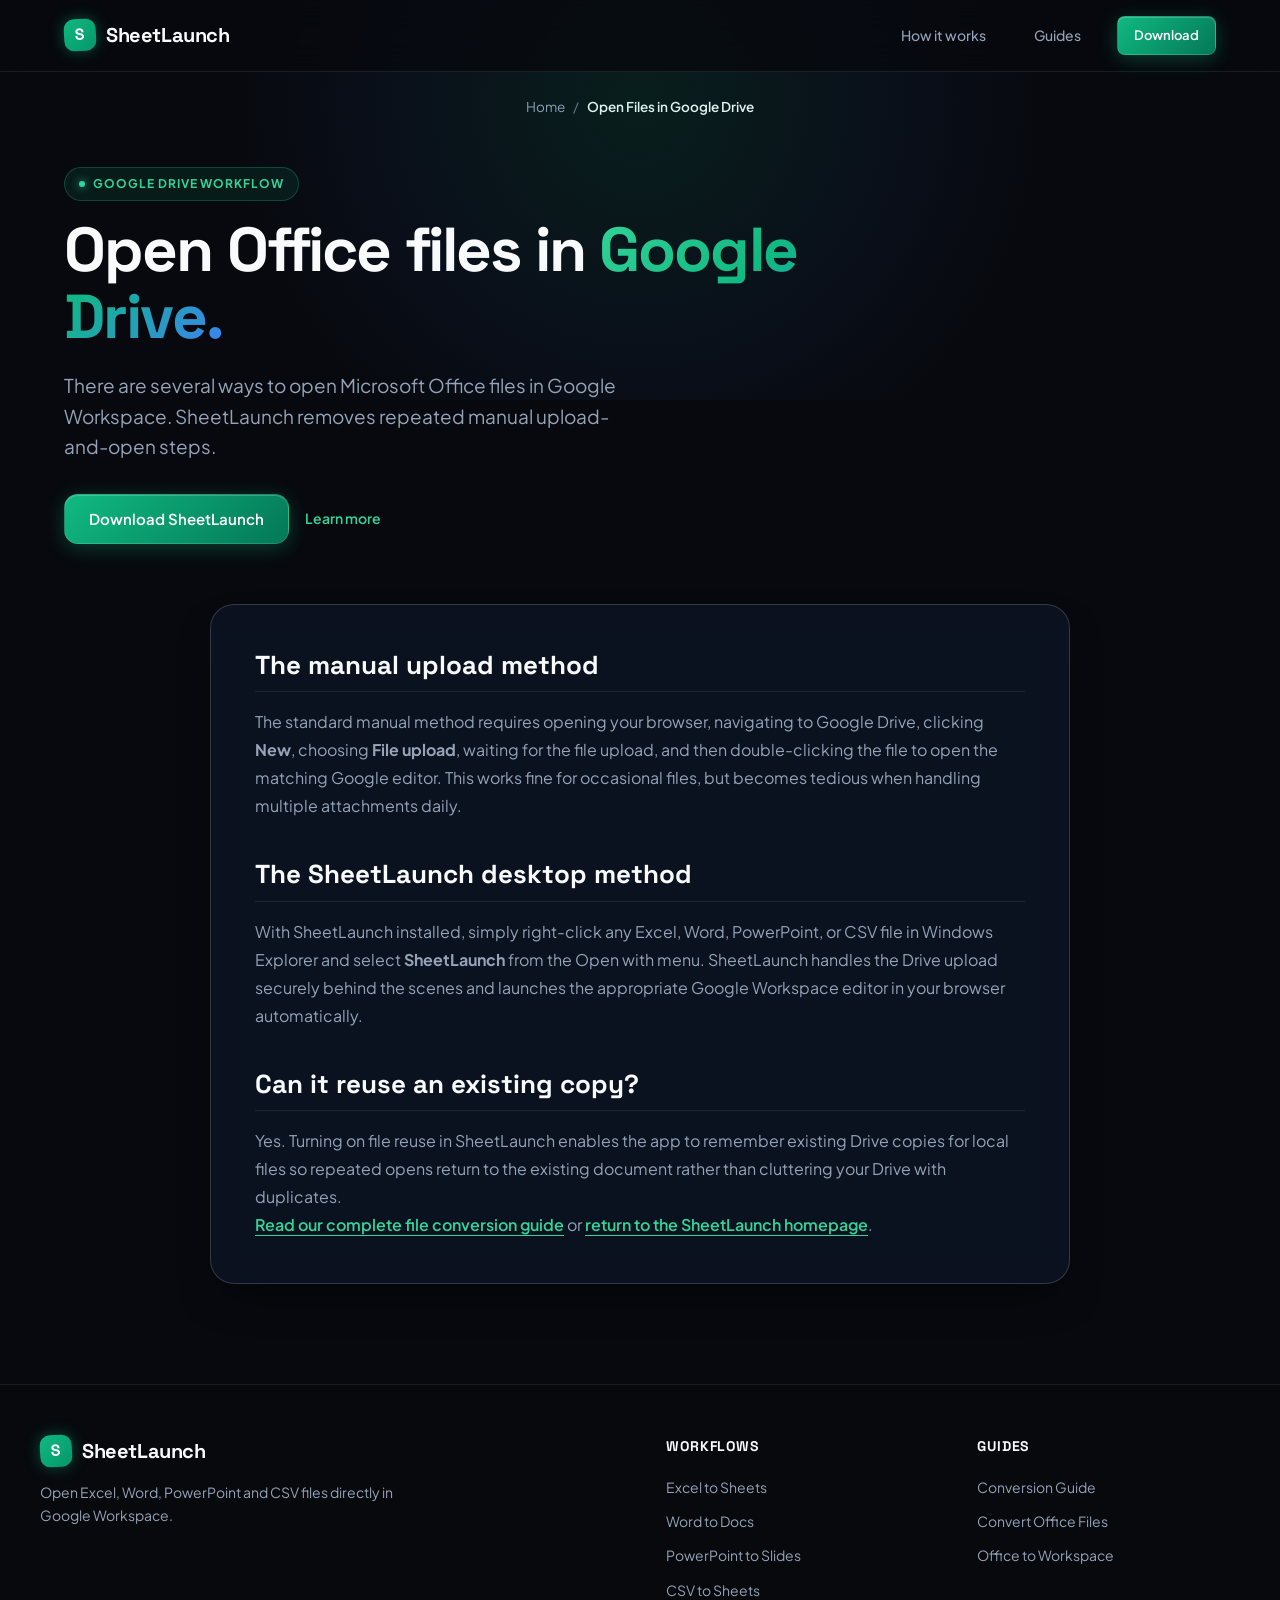
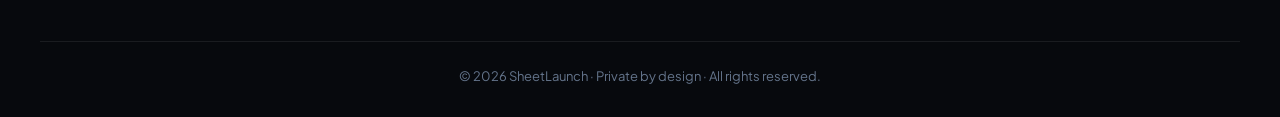
<file: open-files-in-google-drive.html>
<!doctype html>
<html lang="en">
<head>
  <meta charset="UTF-8">
  <meta name="viewport" content="width=device-width, initial-scale=1">
  <title>How to Open Office Files in Google Drive | SheetLaunch</title>
  <meta name="description" content="Learn how to open Excel, Word, PowerPoint and CSV files in Google Drive and edit them in Google Workspace with or without SheetLaunch.">
  <meta name="robots" content="index, follow, max-image-preview:large">
  <meta name="theme-color" content="#1d6b48">
  <link rel="canonical" href="https://sheetlaunch.getwalksafe.co.uk/open-files-in-google-drive.html">
  
  <!-- Open Graph -->
  <meta property="og:type" content="article">
  <meta property="og:site_name" content="SheetLaunch">
  <meta property="og:url" content="https://sheetlaunch.getwalksafe.co.uk/open-files-in-google-drive.html">
  <meta property="og:title" content="How to Open Office Files in Google Drive | SheetLaunch">
  <meta property="og:description" content="Learn how to open Excel, Word, PowerPoint and CSV files in Google Drive and edit them in Google Workspace.">
  <meta property="og:image" content="https://sheetlaunch.getwalksafe.co.uk/og-image.png">
  
  <!-- Twitter -->
  <meta name="twitter:card" content="summary_large_image">
  <meta name="twitter:title" content="How to Open Office Files in Google Drive | SheetLaunch">
  <meta name="twitter:description" content="Learn how to open Excel, Word, PowerPoint and CSV files in Google Drive and edit them in Google Workspace.">
  <meta name="twitter:image" content="https://sheetlaunch.getwalksafe.co.uk/og-image.png">

  <link rel="stylesheet" href="styles.css">

  <!-- JSON-LD Structured Data -->
  <script type="application/ld+json">
  [
    {
      "@context": "https://schema.org",
      "@type": "BreadcrumbList",
      "itemListElement": [
        {
          "@type": "ListItem",
          "position": 1,
          "name": "Home",
          "item": "https://sheetlaunch.getwalksafe.co.uk/"
        },
        {
          "@type": "ListItem",
          "position": 2,
          "name": "Open Files in Google Drive",
          "item": "https://sheetlaunch.getwalksafe.co.uk/open-files-in-google-drive.html"
        }
      ]
    },
    {
      "@context": "https://schema.org",
      "@type": "Article",
      "headline": "How to Open Office Files in Google Drive",
      "description": "Comparing the manual Google Drive upload process with the direct desktop workflow provided by SheetLaunch.",
      "publisher": {
        "@type": "Organization",
        "name": "SheetLaunch",
        "url": "https://sheetlaunch.getwalksafe.co.uk/"
      }
    }
  ]
  </script>
</head>
<body>
  <header>
    <nav>
      <a class="brand" href="/"><span>S</span> SheetLaunch</a>
      <a class="nav-link" href="/#how-it-works">How it works</a>
      <a class="nav-link" href="/office-file-conversion-guide.html">Guides</a>
      <a class="button small" href="/#download">Download</a>
    </nav>
  </header>

  <nav class="breadcrumb" aria-label="Breadcrumb">
    <ol>
      <li><a href="/">Home</a></li>
      <li><span aria-current="page">Open Files in Google Drive</span></li>
    </ol>
  </nav>

  <main>
    <section class="hero">
      <div class="hero-copy">
        <div class="eyebrow"><span class="eyebrow-dot"></span> GOOGLE DRIVE WORKFLOW</div>
        <h1>Open Office files in <em>Google Drive.</em></h1>
        <p>There are several ways to open Microsoft Office files in Google Workspace. SheetLaunch removes repeated manual upload-and-open steps.</p>
        <div class="actions">
          <a class="button" href="/#download">Download SheetLaunch</a>
          <a class="text-link" href="/">Learn more</a>
        </div>
      </div>
    </section>

    <article class="guide-content">
      <h2>The manual upload method</h2>
      <p>The standard manual method requires opening your browser, navigating to Google Drive, clicking <strong>New</strong>, choosing <strong>File upload</strong>, waiting for the file upload, and then double-clicking the file to open the matching Google editor. This works fine for occasional files, but becomes tedious when handling multiple attachments daily.</p>

      <h2>The SheetLaunch desktop method</h2>
      <p>With SheetLaunch installed, simply right-click any Excel, Word, PowerPoint, or CSV file in Windows Explorer and select <strong>SheetLaunch</strong> from the Open with menu. SheetLaunch handles the Drive upload securely behind the scenes and launches the appropriate Google Workspace editor in your browser automatically.</p>

      <h2>Can it reuse an existing copy?</h2>
      <p>Yes. Turning on file reuse in SheetLaunch enables the app to remember existing Drive copies for local files so repeated opens return to the existing document rather than cluttering your Drive with duplicates.</p>

      <p><a href="/office-file-conversion-guide.html">Read our complete file conversion guide</a> or <a href="/">return to the SheetLaunch homepage</a>.</p>
    </article>
  </main>

  <footer>
    <div class="footer-container">
      <div class="footer-brand">
        <a class="brand" href="/"><span>S</span> SheetLaunch</a>
        <p>Open Excel, Word, PowerPoint and CSV files directly in Google Workspace.</p>
      </div>
      <div class="footer-links">
        <h4>Workflows</h4>
        <a href="/open-excel-in-google-sheets.html">Excel to Sheets</a>
        <a href="/open-word-in-google-docs.html">Word to Docs</a>
        <a href="/open-powerpoint-in-google-slides.html">PowerPoint to Slides</a>
        <a href="/open-csv-in-google-sheets.html">CSV to Sheets</a>
      </div>
      <div class="footer-links">
        <h4>Guides</h4>
        <a href="/office-file-conversion-guide.html">Conversion Guide</a>
        <a href="/convert-office-files-to-google-format.html">Convert Office Files</a>
        <a href="/microsoft-office-to-google-workspace.html">Office to Workspace</a>
      </div>
    </div>
    <div class="footer-bottom">
      © 2026 SheetLaunch · Private by design · All rights reserved.
    </div>
  </footer>
</body>
</html>
</file>
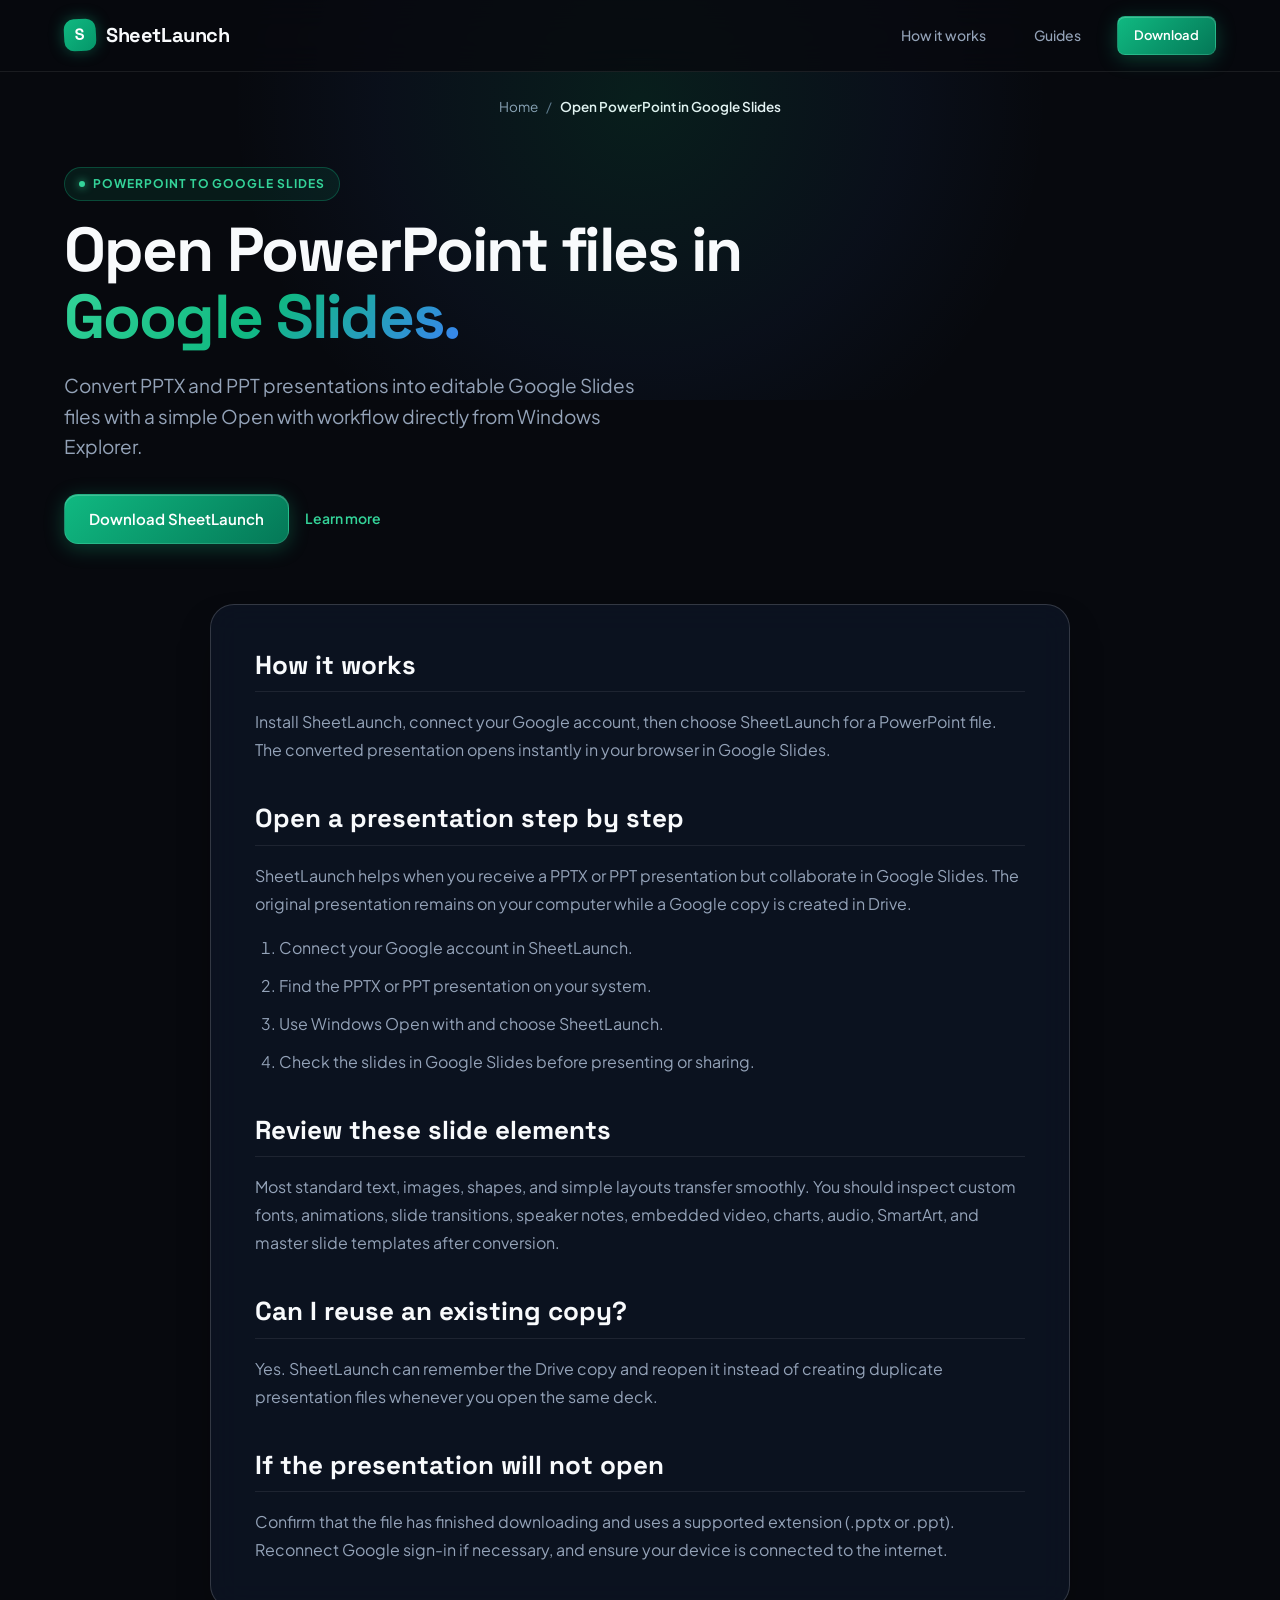
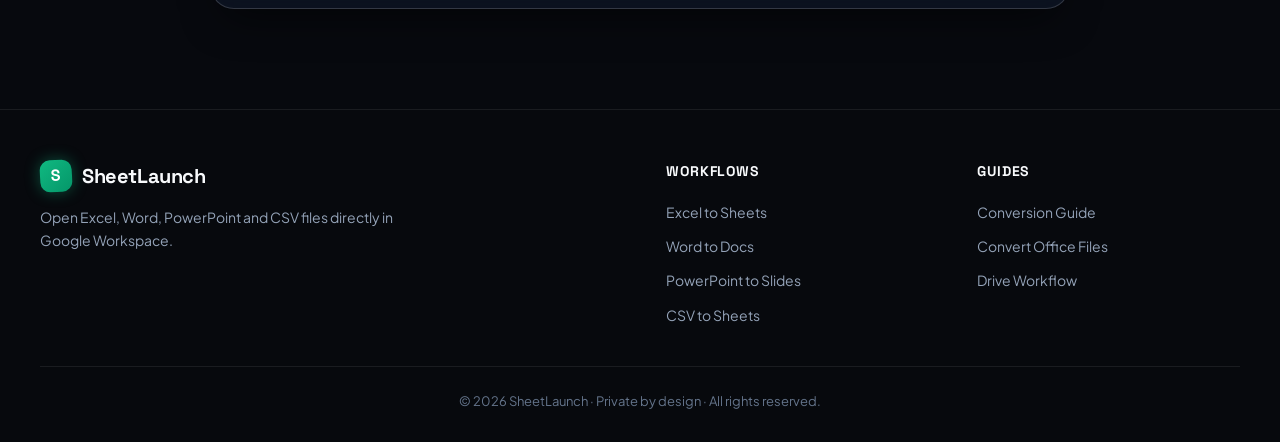
<file: open-powerpoint-in-google-slides.html>
<!doctype html>
<html lang="en">
<head>
  <meta charset="UTF-8">
  <meta name="viewport" content="width=device-width, initial-scale=1">
  <title>Open PowerPoint Files in Google Slides | SheetLaunch</title>
  <meta name="description" content="Open PPTX and PPT presentations in Google Slides with SheetLaunch using a simple Windows Open with workflow. Convert slides to Google format quickly.">
  <meta name="robots" content="index, follow, max-image-preview:large">
  <meta name="theme-color" content="#1d6b48">
  <link rel="canonical" href="https://sheetlaunch.getwalksafe.co.uk/open-powerpoint-in-google-slides.html">
  
  <!-- Open Graph -->
  <meta property="og:type" content="article">
  <meta property="og:site_name" content="SheetLaunch">
  <meta property="og:url" content="https://sheetlaunch.getwalksafe.co.uk/open-powerpoint-in-google-slides.html">
  <meta property="og:title" content="Open PowerPoint Files in Google Slides | SheetLaunch">
  <meta property="og:description" content="Open PPTX and PPT presentations in Google Slides with SheetLaunch.">
  <meta property="og:image" content="https://sheetlaunch.getwalksafe.co.uk/og-image.png">
  
  <!-- Twitter -->
  <meta name="twitter:card" content="summary_large_image">
  <meta name="twitter:title" content="Open PowerPoint Files in Google Slides | SheetLaunch">
  <meta name="twitter:description" content="Open PPTX and PPT presentations in Google Slides with SheetLaunch.">
  <meta name="twitter:image" content="https://sheetlaunch.getwalksafe.co.uk/og-image.png">

  <link rel="stylesheet" href="styles.css">

  <!-- JSON-LD Structured Data -->
  <script type="application/ld+json">
  [
    {
      "@context": "https://schema.org",
      "@type": "BreadcrumbList",
      "itemListElement": [
        {
          "@type": "ListItem",
          "position": 1,
          "name": "Home",
          "item": "https://sheetlaunch.getwalksafe.co.uk/"
        },
        {
          "@type": "ListItem",
          "position": 2,
          "name": "Open PowerPoint in Google Slides",
          "item": "https://sheetlaunch.getwalksafe.co.uk/open-powerpoint-in-google-slides.html"
        }
      ]
    },
    {
      "@context": "https://schema.org",
      "@type": "HowTo",
      "name": "How to Open PowerPoint Files in Google Slides",
      "description": "Step-by-step instructions to open PowerPoint presentations in Google Slides.",
      "step": [
        {
          "@type": "HowToStep",
          "name": "Connect Google Account",
          "text": "Connect your Google account in SheetLaunch."
        },
        {
          "@type": "HowToStep",
          "name": "Find Presentation",
          "text": "Find the PPTX or PPT presentation on your computer."
        },
        {
          "@type": "HowToStep",
          "name": "Open with SheetLaunch",
          "text": "Use Windows Open with and choose SheetLaunch."
        },
        {
          "@type": "HowToStep",
          "name": "Review Slides",
          "text": "Check the presentation slides in Google Slides before presenting or sharing."
        }
      ]
    }
  ]
  </script>
</head>
<body>
  <header>
    <nav>
      <a class="brand" href="/"><span>S</span> SheetLaunch</a>
      <a class="nav-link" href="/#how-it-works">How it works</a>
      <a class="nav-link" href="/office-file-conversion-guide.html">Guides</a>
      <a class="button small" href="/#download">Download</a>
    </nav>
  </header>

  <nav class="breadcrumb" aria-label="Breadcrumb">
    <ol>
      <li><a href="/">Home</a></li>
      <li><span aria-current="page">Open PowerPoint in Google Slides</span></li>
    </ol>
  </nav>

  <main>
    <section class="hero">
      <div class="hero-copy">
        <div class="eyebrow"><span class="eyebrow-dot"></span> POWERPOINT TO GOOGLE SLIDES</div>
        <h1>Open PowerPoint files in <em>Google Slides.</em></h1>
        <p>Convert PPTX and PPT presentations into editable Google Slides files with a simple Open with workflow directly from Windows Explorer.</p>
        <div class="actions">
          <a class="button" href="/#download">Download SheetLaunch</a>
          <a class="text-link" href="/">Learn more</a>
        </div>
      </div>
    </section>

    <article class="guide-content">
      <h2>How it works</h2>
      <p>Install SheetLaunch, connect your Google account, then choose SheetLaunch for a PowerPoint file. The converted presentation opens instantly in your browser in Google Slides.</p>

      <h2>Open a presentation step by step</h2>
      <p>SheetLaunch helps when you receive a PPTX or PPT presentation but collaborate in Google Slides. The original presentation remains on your computer while a Google copy is created in Drive.</p>
      <ol>
        <li>Connect your Google account in SheetLaunch.</li>
        <li>Find the PPTX or PPT presentation on your system.</li>
        <li>Use Windows Open with and choose SheetLaunch.</li>
        <li>Check the slides in Google Slides before presenting or sharing.</li>
      </ol>

      <h2>Review these slide elements</h2>
      <p>Most standard text, images, shapes, and simple layouts transfer smoothly. You should inspect custom fonts, animations, slide transitions, speaker notes, embedded video, charts, audio, SmartArt, and master slide templates after conversion.</p>

      <h2>Can I reuse an existing copy?</h2>
      <p>Yes. SheetLaunch can remember the Drive copy and reopen it instead of creating duplicate presentation files whenever you open the same deck.</p>

      <h2>If the presentation will not open</h2>
      <p>Confirm that the file has finished downloading and uses a supported extension (.pptx or .ppt). Reconnect Google sign-in if necessary, and ensure your device is connected to the internet.</p>
    </article>
  </main>

  <footer>
    <div class="footer-container">
      <div class="footer-brand">
        <a class="brand" href="/"><span>S</span> SheetLaunch</a>
        <p>Open Excel, Word, PowerPoint and CSV files directly in Google Workspace.</p>
      </div>
      <div class="footer-links">
        <h4>Workflows</h4>
        <a href="/open-excel-in-google-sheets.html">Excel to Sheets</a>
        <a href="/open-word-in-google-docs.html">Word to Docs</a>
        <a href="/open-powerpoint-in-google-slides.html">PowerPoint to Slides</a>
        <a href="/open-csv-in-google-sheets.html">CSV to Sheets</a>
      </div>
      <div class="footer-links">
        <h4>Guides</h4>
        <a href="/office-file-conversion-guide.html">Conversion Guide</a>
        <a href="/convert-office-files-to-google-format.html">Convert Office Files</a>
        <a href="/open-files-in-google-drive.html">Drive Workflow</a>
      </div>
    </div>
    <div class="footer-bottom">
      © 2026 SheetLaunch · Private by design · All rights reserved.
    </div>
  </footer>
</body>
</html>
</file>
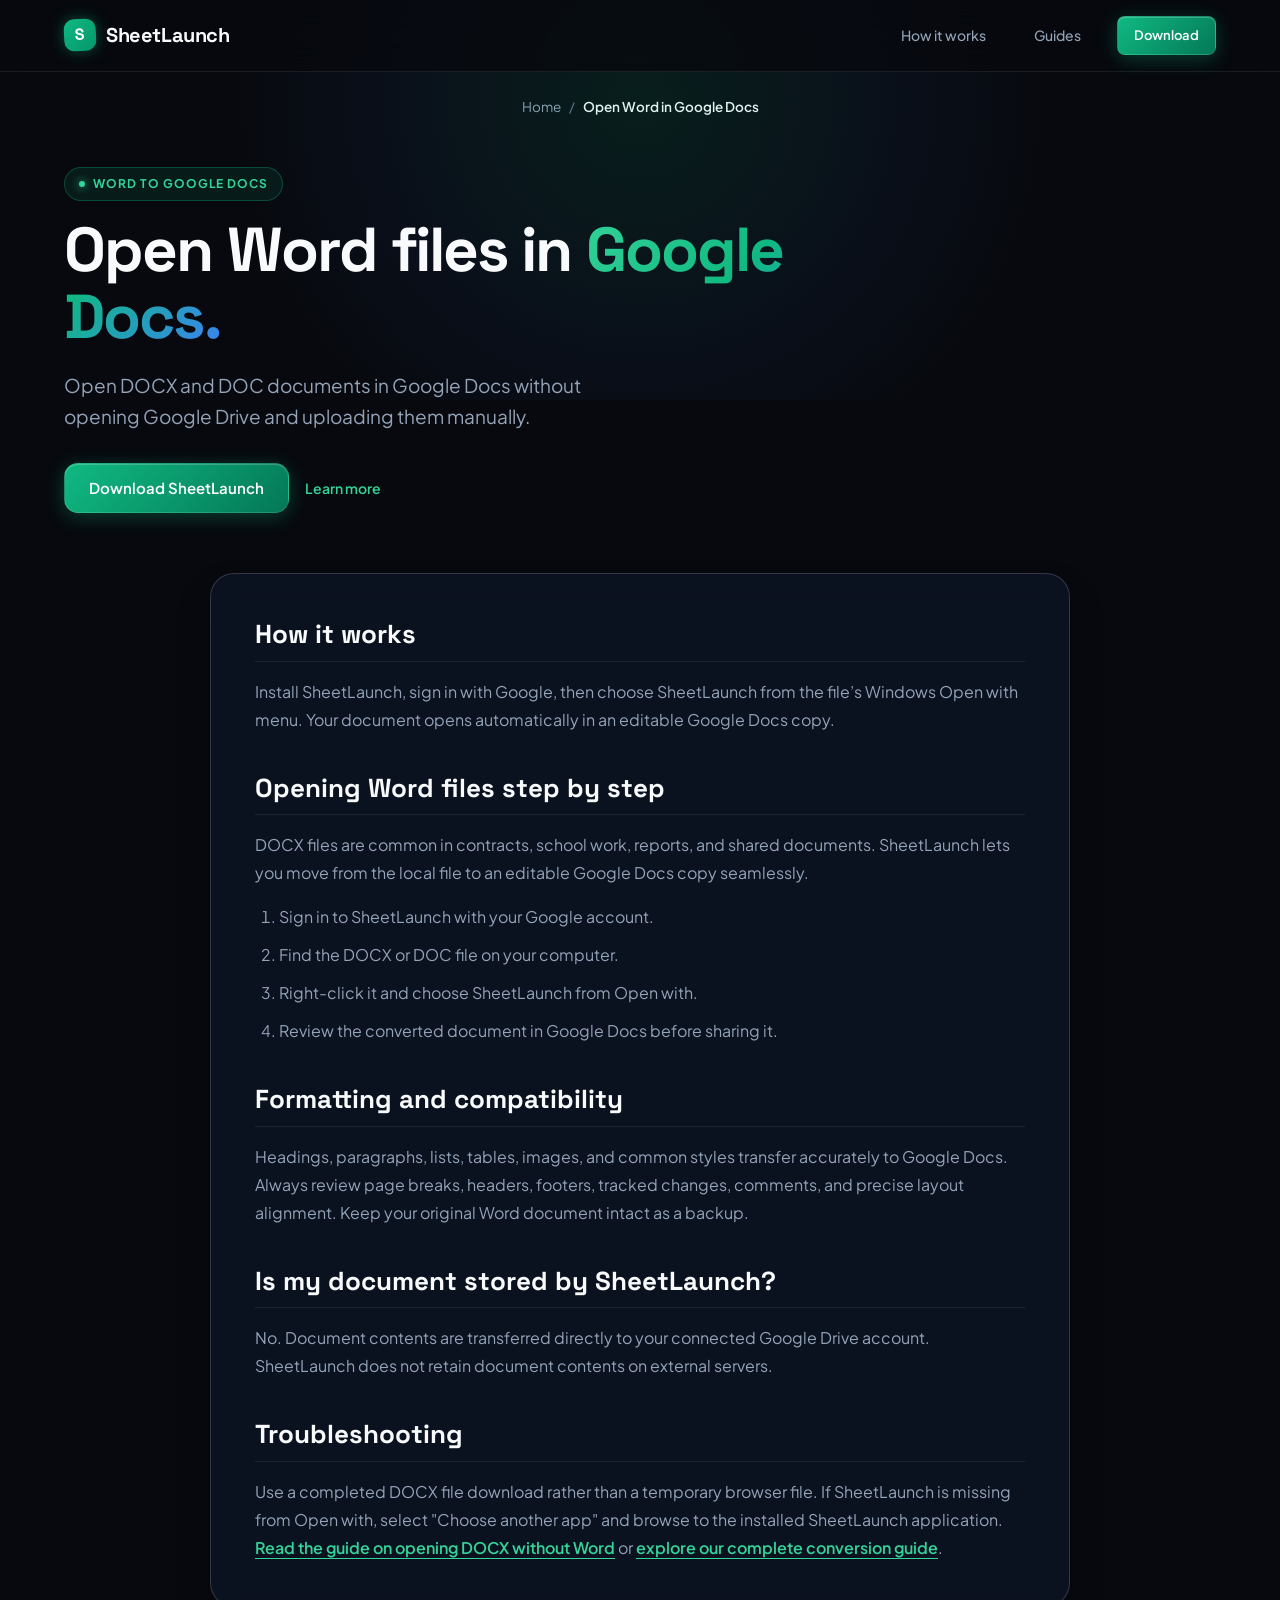
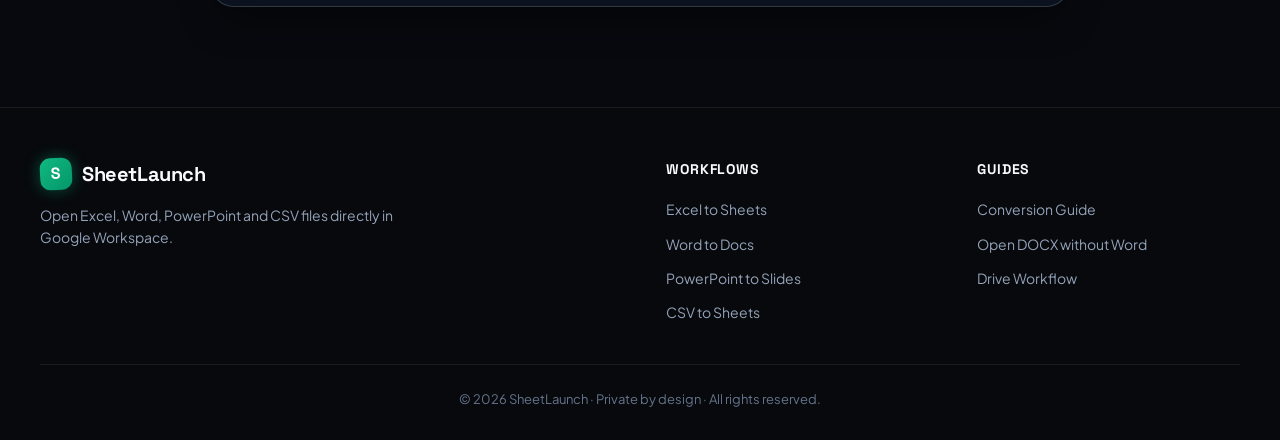
<file: open-word-in-google-docs.html>
<!doctype html>
<html lang="en">
<head>
  <meta charset="UTF-8">
  <meta name="viewport" content="width=device-width, initial-scale=1">
  <title>Open Word Files in Google Docs | SheetLaunch</title>
  <meta name="description" content="Open DOCX and DOC files in Google Docs with SheetLaunch using Windows Open with menu. Convert Word documents to Google Docs instantly.">
  <meta name="robots" content="index, follow, max-image-preview:large">
  <meta name="theme-color" content="#1d6b48">
  <link rel="canonical" href="https://sheetlaunch.getwalksafe.co.uk/open-word-in-google-docs.html">
  
  <!-- Open Graph -->
  <meta property="og:type" content="article">
  <meta property="og:site_name" content="SheetLaunch">
  <meta property="og:url" content="https://sheetlaunch.getwalksafe.co.uk/open-word-in-google-docs.html">
  <meta property="og:title" content="Open Word Files in Google Docs | SheetLaunch">
  <meta property="og:description" content="Open DOCX and DOC files in Google Docs with SheetLaunch using Windows Open with menu.">
  <meta property="og:image" content="https://sheetlaunch.getwalksafe.co.uk/og-image.png">
  
  <!-- Twitter -->
  <meta name="twitter:card" content="summary_large_image">
  <meta name="twitter:title" content="Open Word Files in Google Docs | SheetLaunch">
  <meta name="twitter:description" content="Open DOCX and DOC files in Google Docs with SheetLaunch using Windows Open with menu.">
  <meta name="twitter:image" content="https://sheetlaunch.getwalksafe.co.uk/og-image.png">

  <link rel="stylesheet" href="styles.css">

  <!-- JSON-LD Structured Data -->
  <script type="application/ld+json">
  [
    {
      "@context": "https://schema.org",
      "@type": "BreadcrumbList",
      "itemListElement": [
        {
          "@type": "ListItem",
          "position": 1,
          "name": "Home",
          "item": "https://sheetlaunch.getwalksafe.co.uk/"
        },
        {
          "@type": "ListItem",
          "position": 2,
          "name": "Open Word in Google Docs",
          "item": "https://sheetlaunch.getwalksafe.co.uk/open-word-in-google-docs.html"
        }
      ]
    },
    {
      "@context": "https://schema.org",
      "@type": "HowTo",
      "name": "How to Open Word Files in Google Docs",
      "description": "Step-by-step process for opening Word DOCX documents in Google Docs directly from Windows.",
      "step": [
        {
          "@type": "HowToStep",
          "name": "Sign In",
          "text": "Sign in to SheetLaunch with Google."
        },
        {
          "@type": "HowToStep",
          "name": "Select Word Document",
          "text": "Find the DOCX or DOC file on your computer."
        },
        {
          "@type": "HowToStep",
          "name": "Choose SheetLaunch",
          "text": "Right-click the document and choose SheetLaunch from Open with."
        },
        {
          "@type": "HowToStep",
          "name": "Review in Google Docs",
          "text": "Review the converted document in Google Docs."
        }
      ]
    }
  ]
  </script>
</head>
<body>
  <header>
    <nav>
      <a class="brand" href="/"><span>S</span> SheetLaunch</a>
      <a class="nav-link" href="/#how-it-works">How it works</a>
      <a class="nav-link" href="/office-file-conversion-guide.html">Guides</a>
      <a class="button small" href="/#download">Download</a>
    </nav>
  </header>

  <nav class="breadcrumb" aria-label="Breadcrumb">
    <ol>
      <li><a href="/">Home</a></li>
      <li><span aria-current="page">Open Word in Google Docs</span></li>
    </ol>
  </nav>

  <main>
    <section class="hero">
      <div class="hero-copy">
        <div class="eyebrow"><span class="eyebrow-dot"></span> WORD TO GOOGLE DOCS</div>
        <h1>Open Word files in <em>Google Docs.</em></h1>
        <p>Open DOCX and DOC documents in Google Docs without opening Google Drive and uploading them manually.</p>
        <div class="actions">
          <a class="button" href="/#download">Download SheetLaunch</a>
          <a class="text-link" href="/">Learn more</a>
        </div>
      </div>
    </section>

    <article class="guide-content">
      <h2>How it works</h2>
      <p>Install SheetLaunch, sign in with Google, then choose SheetLaunch from the file’s Windows Open with menu. Your document opens automatically in an editable Google Docs copy.</p>

      <h2>Opening Word files step by step</h2>
      <p>DOCX files are common in contracts, school work, reports, and shared documents. SheetLaunch lets you move from the local file to an editable Google Docs copy seamlessly.</p>
      <ol>
        <li>Sign in to SheetLaunch with your Google account.</li>
        <li>Find the DOCX or DOC file on your computer.</li>
        <li>Right-click it and choose SheetLaunch from Open with.</li>
        <li>Review the converted document in Google Docs before sharing it.</li>
      </ol>

      <h2>Formatting and compatibility</h2>
      <p>Headings, paragraphs, lists, tables, images, and common styles transfer accurately to Google Docs. Always review page breaks, headers, footers, tracked changes, comments, and precise layout alignment. Keep your original Word document intact as a backup.</p>

      <h2>Is my document stored by SheetLaunch?</h2>
      <p>No. Document contents are transferred directly to your connected Google Drive account. SheetLaunch does not retain document contents on external servers.</p>

      <h2>Troubleshooting</h2>
      <p>Use a completed DOCX file download rather than a temporary browser file. If SheetLaunch is missing from Open with, select "Choose another app" and browse to the installed SheetLaunch application.</p>

      <p><a href="/how-to-open-docx-without-word.html">Read the guide on opening DOCX without Word</a> or <a href="/office-file-conversion-guide.html">explore our complete conversion guide</a>.</p>
    </article>
  </main>

  <footer>
    <div class="footer-container">
      <div class="footer-brand">
        <a class="brand" href="/"><span>S</span> SheetLaunch</a>
        <p>Open Excel, Word, PowerPoint and CSV files directly in Google Workspace.</p>
      </div>
      <div class="footer-links">
        <h4>Workflows</h4>
        <a href="/open-excel-in-google-sheets.html">Excel to Sheets</a>
        <a href="/open-word-in-google-docs.html">Word to Docs</a>
        <a href="/open-powerpoint-in-google-slides.html">PowerPoint to Slides</a>
        <a href="/open-csv-in-google-sheets.html">CSV to Sheets</a>
      </div>
      <div class="footer-links">
        <h4>Guides</h4>
        <a href="/office-file-conversion-guide.html">Conversion Guide</a>
        <a href="/how-to-open-docx-without-word.html">Open DOCX without Word</a>
        <a href="/open-files-in-google-drive.html">Drive Workflow</a>
      </div>
    </div>
    <div class="footer-bottom">
      © 2026 SheetLaunch · Private by design · All rights reserved.
    </div>
  </footer>
</body>
</html>
</file>
<file: styles.css>
@import url('https://fonts.googleapis.com/css2?family=Plus+Jakarta+Sans:wght@400;500;600;700;800&family=Space+Grotesk:wght@500;600;700&display=swap');

:root {
  /* Color Palette - Dark Obsidian & Emerald Glassmorphism */
  --bg-dark: #07090e;
  --bg-surface: #0f172a;
  --bg-card: rgba(15, 23, 42, 0.65);
  --bg-card-hover: rgba(30, 41, 59, 0.75);
  
  --border-glass: rgba(255, 255, 255, 0.08);
  --border-glass-bright: rgba(255, 255, 255, 0.16);
  --border-emerald: rgba(16, 185, 129, 0.3);
  
  --accent-emerald: #10b981;
  --accent-emerald-glow: rgba(16, 185, 129, 0.4);
  --accent-emerald-dark: #059669;
  --accent-mint: #34d399;
  --accent-blue: #3b82f6;
  --accent-amber: #f59e0b;
  --accent-purple: #8b5cf6;
  
  --text-primary: #f8fafc;
  --text-secondary: #94a3b8;
  --text-muted: #64748b;
  
  --shadow-glow: 0 0 50px rgba(16, 185, 129, 0.15);
  --shadow-lg: 0 20px 40px -15px rgba(0, 0, 0, 0.6);
  --shadow-card: 0 10px 30px rgba(0, 0, 0, 0.4);
  
  --radius-sm: 8px;
  --radius-md: 14px;
  --radius-lg: 24px;
  --radius-pill: 9999px;
  
  --font-sans: 'Plus Jakarta Sans', -apple-system, BlinkMacSystemFont, 'Segoe UI', Roboto, sans-serif;
  --font-heading: 'Space Grotesk', 'Plus Jakarta Sans', sans-serif;
}

* {
  box-sizing: border-box;
  margin: 0;
  padding: 0;
}

html {
  scroll-behavior: smooth;
  color-scheme: dark;
}

body {
  background-color: var(--bg-dark);
  color: var(--text-primary);
  font-family: var(--font-sans);
  font-size: 16px;
  line-height: 1.6;
  min-height: 100vh;
  display: flex;
  flex-direction: column;
  overflow-x: hidden;
  position: relative;
}

/* Background Ambient Glow Halo Elements */
body::before {
  content: '';
  position: absolute;
  top: -200px;
  left: 50%;
  transform: translateX(-50%);
  width: 1000px;
  height: 600px;
  background: radial-gradient(circle, rgba(16, 185, 129, 0.12) 0%, rgba(59, 130, 246, 0.05) 45%, rgba(0, 0, 0, 0) 70%);
  pointer-events: none;
  z-index: 0;
}

/* Focus States */
a:focus-visible, button:focus-visible {
  outline: 2px solid var(--accent-mint);
  outline-offset: 4px;
  border-radius: var(--radius-sm);
}

/* Sticky Header Navigation */
header {
  position: sticky;
  top: 0;
  z-index: 100;
  background: rgba(7, 9, 14, 0.75);
  backdrop-filter: blur(16px);
  -webkit-backdrop-filter: blur(16px);
  border-bottom: 1px solid var(--border-glass);
  transition: border-color 0.3s ease;
}

nav {
  max-width: 1200px;
  margin: 0 auto;
  display: flex;
  align-items: center;
  gap: 24px;
  padding: 16px 24px;
}

.brand {
  font-family: var(--font-heading);
  font-weight: 700;
  font-size: 20px;
  color: var(--text-primary);
  text-decoration: none;
  display: flex;
  align-items: center;
  margin-right: auto;
  letter-spacing: -0.02em;
}

.brand span, .badge {
  display: inline-grid;
  place-items: center;
  background: linear-gradient(135deg, var(--accent-emerald) 0%, var(--accent-emerald-dark) 100%);
  color: #ffffff;
  border-radius: 10px;
  width: 32px;
  height: 32px;
  margin-right: 10px;
  font-weight: 800;
  font-size: 16px;
  box-shadow: 0 0 15px rgba(16, 185, 129, 0.4);
  transform: rotate(-3deg);
  transition: transform 0.3s ease;
}

.brand:hover span {
  transform: rotate(0deg) scale(1.05);
}

.nav-link {
  color: var(--text-secondary);
  text-decoration: none;
  font-size: 14px;
  font-weight: 500;
  transition: color 0.2s ease;
  padding: 6px 12px;
  border-radius: var(--radius-pill);
}

.nav-link:hover {
  color: var(--text-primary);
  background: rgba(255, 255, 255, 0.05);
}

.text-link {
  color: var(--accent-mint);
  text-decoration: none;
  font-size: 14px;
  font-weight: 600;
  display: inline-flex;
  align-items: center;
  gap: 6px;
  transition: all 0.2s ease;
}

.text-link:hover {
  color: var(--text-primary);
  transform: translateX(2px);
}

/* Button Component */
.button {
  display: inline-flex;
  align-items: center;
  justify-content: center;
  background: linear-gradient(135deg, var(--accent-emerald) 0%, #047857 100%);
  color: #ffffff;
  text-decoration: none;
  border-radius: var(--radius-md);
  padding: 12px 24px;
  font-weight: 600;
  font-size: 15px;
  box-shadow: 0 4px 20px rgba(16, 185, 129, 0.3), inset 0 1px 0 rgba(255, 255, 255, 0.2);
  transition: all 0.25s cubic-bezier(0.16, 1, 0.3, 1);
  border: 1px solid rgba(255, 255, 255, 0.1);
  cursor: pointer;
  position: relative;
  overflow: hidden;
}

.button::after {
  content: '';
  position: absolute;
  top: 0;
  left: -100%;
  width: 100%;
  height: 100%;
  background: linear-gradient(90deg, transparent, rgba(255, 255, 255, 0.2), transparent);
  transition: left 0.6s ease;
}

.button:hover::after {
  left: 100%;
}

.button:hover {
  transform: translateY(-2px);
  box-shadow: 0 8px 30px rgba(16, 185, 129, 0.45);
  background: linear-gradient(135deg, #10b981 0%, #059669 100%);
  color: #ffffff;
}

.button b {
  margin-left: 6px;
  transition: transform 0.2s ease;
  display: inline-block;
}

.button:hover b {
  transform: translateX(3px);
}

.button.small {
  padding: 8px 16px;
  font-size: 13px;
  border-radius: var(--radius-sm);
}

.button.secondary {
  background: rgba(255, 255, 255, 0.06);
  color: var(--text-primary);
  border: 1px solid var(--border-glass-bright);
  box-shadow: 0 4px 15px rgba(0, 0, 0, 0.2);
}

.button.secondary:hover {
  background: rgba(255, 255, 255, 0.12);
  box-shadow: 0 6px 20px rgba(0, 0, 0, 0.3);
}

/* Main Container */
main {
  max-width: 1200px;
  width: 100%;
  margin: 0 auto;
  flex: 1;
  padding: 0 24px 60px;
  position: relative;
  z-index: 1;
}

/* Eyebrow Pill */
.eyebrow {
  display: inline-flex;
  align-items: center;
  gap: 8px;
  padding: 6px 14px;
  border-radius: var(--radius-pill);
  background: rgba(16, 185, 129, 0.1);
  border: 1px solid var(--border-emerald);
  color: var(--accent-mint);
  font-size: 12px;
  font-weight: 700;
  letter-spacing: 0.08em;
  text-transform: uppercase;
  margin-bottom: 16px;
}

.eyebrow-dot {
  width: 6px;
  height: 6px;
  border-radius: 50%;
  background-color: var(--accent-mint);
  box-shadow: 0 0 8px var(--accent-mint);
  animation: pulse 2s infinite;
}

@keyframes pulse {
  0% { opacity: 0.4; }
  50% { opacity: 1; transform: scale(1.2); }
  100% { opacity: 0.4; }
}

/* Hero Section */
.hero {
  display: grid;
  grid-template-columns: 1.15fr 0.85fr;
  gap: 48px;
  align-items: center;
  padding: 75px 0 90px;
  position: relative;
}

.hero:has(.hero-copy:only-child),
.hero.single-col {
  grid-template-columns: 1fr;
  max-width: 860px;
  padding: 50px 0 30px;
}

.hero-copy h1 {
  font-family: var(--font-heading);
  font-size: clamp(40px, 5vw, 62px);
  line-height: 1.08;
  font-weight: 800;
  letter-spacing: -0.03em;
  color: var(--text-primary);
  margin-bottom: 20px;
}

.hero-copy h1 em {
  font-style: normal;
  background: linear-gradient(135deg, var(--accent-mint) 0%, var(--accent-emerald) 50%, var(--accent-blue) 100%);
  -webkit-background-clip: text;
  -webkit-text-fill-color: transparent;
}

.hero-copy p {
  color: var(--text-secondary);
  font-size: 19px;
  line-height: 1.6;
  max-width: 580px;
  margin-bottom: 32px;
}

.actions {
  display: flex;
  align-items: center;
  gap: 16px;
  flex-wrap: wrap;
}

.trust {
  color: var(--text-muted);
  font-size: 13.5px;
  font-weight: 500;
  margin-top: 32px;
  display: flex;
  gap: 20px;
  flex-wrap: wrap;
}

.trust span {
  color: var(--accent-mint);
  display: inline-flex;
  align-items: center;
  gap: 6px;
}

/* Interactive Hero Showcase Widget */
.hero-showcase {
  background: var(--bg-card);
  backdrop-filter: blur(20px);
  -webkit-backdrop-filter: blur(20px);
  border: 1px solid var(--border-glass-bright);
  border-radius: var(--radius-lg);
  padding: 24px;
  box-shadow: var(--shadow-lg), var(--shadow-glow);
  position: relative;
  overflow: hidden;
}

.hero-showcase::before {
  content: '';
  position: absolute;
  top: 0;
  left: 0;
  right: 0;
  height: 2px;
  background: linear-gradient(90deg, var(--accent-emerald), var(--accent-blue), var(--accent-amber));
}

/* Format Tabs */
.format-tabs {
  display: flex;
  gap: 6px;
  background: rgba(0, 0, 0, 0.4);
  padding: 4px;
  border-radius: var(--radius-md);
  margin-bottom: 20px;
  border: 1px solid var(--border-glass);
}

.tab-btn {
  flex: 1;
  background: transparent;
  border: none;
  color: var(--text-secondary);
  padding: 8px 10px;
  font-size: 12px;
  font-weight: 600;
  font-family: var(--font-sans);
  border-radius: 8px;
  cursor: pointer;
  transition: all 0.2s ease;
  display: flex;
  align-items: center;
  justify-content: center;
  gap: 6px;
}

.tab-btn:hover {
  color: var(--text-primary);
  background: rgba(255, 255, 255, 0.05);
}

.tab-btn.active {
  background: rgba(16, 185, 129, 0.15);
  color: var(--accent-mint);
  border: 1px solid var(--border-emerald);
}

/* Conversion Simulation Card */
.conversion-card {
  background: rgba(7, 9, 14, 0.8);
  border: 1px solid var(--border-glass);
  border-radius: var(--radius-md);
  padding: 20px;
  display: flex;
  flex-direction: column;
  gap: 16px;
}

.conversion-header {
  display: flex;
  align-items: center;
  justify-content: space-between;
  border-bottom: 1px solid var(--border-glass);
  padding-bottom: 12px;
}

.file-badge {
  display: flex;
  align-items: center;
  gap: 10px;
  font-size: 13px;
  font-weight: 700;
}

.file-icon {
  width: 36px;
  height: 36px;
  border-radius: 8px;
  display: grid;
  place-items: center;
  font-size: 16px;
  font-weight: 800;
}

.icon-xls { background: rgba(16, 185, 129, 0.2); color: #34d399; }
.icon-doc { background: rgba(59, 130, 246, 0.2); color: #60a5fa; }
.icon-ppt { background: rgba(245, 158, 11, 0.2); color: #fbbf24; }
.icon-csv { background: rgba(139, 92, 246, 0.2); color: #a78bfa; }

.status-badge {
  font-size: 11px;
  padding: 4px 10px;
  border-radius: var(--radius-pill);
  background: rgba(16, 185, 129, 0.15);
  color: var(--accent-mint);
  border: 1px solid var(--border-emerald);
  font-weight: 600;
  display: flex;
  align-items: center;
  gap: 6px;
}

.status-badge::before {
  content: '';
  width: 6px;
  height: 6px;
  border-radius: 50%;
  background: var(--accent-mint);
}

.arrow-divider {
  display: flex;
  align-items: center;
  justify-content: center;
  color: var(--text-muted);
  font-size: 18px;
}

.progress-bar-container {
  display: flex;
  flex-direction: column;
  gap: 8px;
}

.progress-bar {
  height: 6px;
  background: rgba(255, 255, 255, 0.08);
  border-radius: var(--radius-pill);
  overflow: hidden;
  position: relative;
}

.progress-fill {
  height: 100%;
  width: 85%;
  background: linear-gradient(90deg, var(--accent-emerald), var(--accent-mint));
  border-radius: var(--radius-pill);
  box-shadow: 0 0 10px var(--accent-emerald);
  transition: width 0.4s ease;
}

.progress-text {
  display: flex;
  justify-content: space-between;
  font-size: 11px;
  color: var(--text-muted);
}

/* Context Menu Demo Widget */
.context-menu-demo {
  margin-top: 16px;
  background: rgba(15, 23, 42, 0.9);
  border: 1px solid var(--border-glass-bright);
  border-radius: var(--radius-sm);
  padding: 8px 0;
  box-shadow: 0 10px 25px rgba(0, 0, 0, 0.5);
}

.context-menu-item {
  display: flex;
  align-items: center;
  gap: 10px;
  padding: 8px 16px;
  font-size: 13px;
  color: var(--text-secondary);
  cursor: pointer;
  transition: background 0.15s ease;
}

.context-menu-item.highlight {
  background: rgba(16, 185, 129, 0.15);
  color: var(--text-primary);
  font-weight: 600;
  border-left: 3px solid var(--accent-mint);
}

.context-icon {
  width: 18px;
  height: 18px;
  display: grid;
  place-items: center;
  font-size: 12px;
}

/* Section Common Styling */
.section {
  padding: 70px 0;
}

.section-header {
  text-align: center;
  max-width: 680px;
  margin: 0 auto 50px;
}

.section-header h2 {
  font-family: var(--font-heading);
  font-size: clamp(30px, 4vw, 44px);
  line-height: 1.15;
  font-weight: 700;
  letter-spacing: -0.02em;
  color: var(--text-primary);
  margin-top: 10px;
}

.section-header p {
  color: var(--text-secondary);
  font-size: 17px;
  margin-top: 14px;
}

/* Comparison Cards Grid (Old Way vs SheetLaunch) */
.comparison-grid {
  display: grid;
  grid-template-columns: 1fr 1fr;
  gap: 28px;
  margin-top: 40px;
}

.comparison-card {
  background: var(--bg-card);
  border: 1px solid var(--border-glass);
  border-radius: var(--radius-lg);
  padding: 32px;
  position: relative;
  backdrop-filter: blur(12px);
}

.comparison-card.old-way {
  border-color: rgba(239, 68, 68, 0.2);
}

.comparison-card.sheetlaunch-way {
  border-color: var(--border-emerald);
  background: rgba(16, 185, 129, 0.04);
  box-shadow: var(--shadow-glow);
}

.comparison-card h3 {
  font-family: var(--font-heading);
  font-size: 22px;
  font-weight: 700;
  margin-bottom: 20px;
  display: flex;
  align-items: center;
  gap: 10px;
}

.comparison-card.old-way h3 { color: #f87171; }
.comparison-card.sheetlaunch-way h3 { color: var(--accent-mint); }

.step-list {
  list-style: none;
  display: flex;
  flex-direction: column;
  gap: 14px;
}

.step-list li {
  display: flex;
  align-items: flex-start;
  gap: 12px;
  font-size: 15px;
  color: var(--text-secondary);
}

.step-number {
  font-weight: 700;
  font-size: 12px;
  padding: 2px 8px;
  border-radius: 6px;
  background: rgba(255, 255, 255, 0.06);
  flex-shrink: 0;
}

.step-list .check {
  color: var(--accent-mint);
  font-weight: 800;
}

.step-list .cross {
  color: #ef4444;
  font-weight: 800;
}

/* How It Works Steps Grid */
.steps-grid {
  display: grid;
  grid-template-columns: repeat(auto-fit, minmax(280px, 1fr));
  gap: 24px;
}

.step-card {
  background: var(--bg-card);
  border: 1px solid var(--border-glass);
  border-radius: var(--radius-lg);
  padding: 32px 28px;
  transition: all 0.3s cubic-bezier(0.16, 1, 0.3, 1);
  position: relative;
  display: flex;
  flex-direction: column;
}

.step-card:hover {
  transform: translateY(-6px);
  border-color: var(--border-emerald);
  box-shadow: 0 20px 40px rgba(0, 0, 0, 0.4), 0 0 30px rgba(16, 185, 129, 0.1);
  background: var(--bg-card-hover);
}

.step-num {
  font-family: var(--font-heading);
  font-size: 36px;
  font-weight: 800;
  color: rgba(16, 185, 129, 0.3);
  line-height: 1;
  margin-bottom: 16px;
}

.step-card h3 {
  font-family: var(--font-heading);
  font-size: 20px;
  font-weight: 700;
  color: var(--text-primary);
  margin-bottom: 10px;
}

.step-card p {
  color: var(--text-secondary);
  font-size: 15px;
  line-height: 1.6;
}

/* Callout Banner */
.callout-banner {
  margin: 40px 0;
  padding: 48px;
  border-radius: var(--radius-lg);
  background: linear-gradient(135deg, rgba(16, 185, 129, 0.12) 0%, rgba(15, 23, 42, 0.9) 100%);
  border: 1px solid var(--border-emerald);
  display: flex;
  align-items: center;
  justify-content: space-between;
  gap: 40px;
  box-shadow: var(--shadow-glow);
  position: relative;
  overflow: hidden;
}

.callout-banner h2 {
  font-family: var(--font-heading);
  font-size: 32px;
  font-weight: 700;
  color: var(--text-primary);
  margin-top: 8px;
}

.callout-banner p {
  max-width: 580px;
  color: var(--text-secondary);
  margin-top: 12px;
  font-size: 16px;
}

.badge-lg {
  width: 80px;
  height: 80px;
  border-radius: 24px;
  font-size: 38px;
  background: linear-gradient(135deg, var(--accent-emerald), var(--accent-emerald-dark));
  color: white;
  display: grid;
  place-items: center;
  font-weight: 800;
  flex-shrink: 0;
  box-shadow: 0 0 30px rgba(16, 185, 129, 0.4);
}

/* Download Section */
.download-box {
  text-align: center;
  padding: 60px 32px;
  background: var(--bg-card);
  border: 1px solid var(--border-glass-bright);
  border-radius: var(--radius-lg);
  max-width: 800px;
  margin: 0 auto;
  box-shadow: var(--shadow-lg), var(--shadow-glow);
  position: relative;
}

.download-box h2 {
  font-family: var(--font-heading);
  font-size: 38px;
  font-weight: 700;
  color: var(--text-primary);
  margin-top: 8px;
}

.download-box p {
  color: var(--text-secondary);
  font-size: 17px;
  max-width: 540px;
  margin: 16px auto 28px;
}

.version-pill {
  display: inline-block;
  background: rgba(255, 255, 255, 0.06);
  border: 1px solid var(--border-glass);
  padding: 4px 12px;
  border-radius: var(--radius-pill);
  font-size: 12px;
  color: var(--text-muted);
  margin-top: 16px;
}

/* Workflows & Guides Grid */
.workflows-grid {
  display: grid;
  grid-template-columns: repeat(auto-fit, minmax(250px, 1fr));
  gap: 20px;
  margin-top: 36px;
}

.workflow-card {
  background: var(--bg-card);
  border: 1px solid var(--border-glass);
  border-radius: var(--radius-md);
  padding: 24px;
  transition: all 0.25s ease;
  text-decoration: none;
  display: block;
}

.workflow-card:hover {
  transform: translateY(-4px);
  border-color: var(--border-emerald);
  background: var(--bg-card-hover);
}

.workflow-card h3 {
  font-family: var(--font-sans);
  font-size: 18px;
  font-weight: 700;
  color: var(--text-primary);
  margin-bottom: 8px;
}

.workflow-card p {
  color: var(--text-secondary);
  font-size: 14px;
  line-height: 1.5;
}

/* FAQ Accordions */
.faq-list {
  max-width: 800px;
  margin: 0 auto;
  display: flex;
  flex-direction: column;
  gap: 16px;
}

.faq-item {
  background: var(--bg-card);
  border: 1px solid var(--border-glass);
  border-radius: var(--radius-md);
  overflow: hidden;
  transition: border-color 0.2s ease;
}

.faq-item[open] {
  border-color: var(--border-emerald);
  background: var(--bg-card-hover);
}

.faq-summary {
  padding: 20px 24px;
  font-size: 17px;
  font-weight: 600;
  color: var(--text-primary);
  cursor: pointer;
  list-style: none;
  display: flex;
  align-items: center;
  justify-content: space-between;
}

.faq-summary::-webkit-details-marker {
  display: none;
}

.faq-summary::after {
  content: '+';
  font-size: 22px;
  color: var(--accent-mint);
  transition: transform 0.2s ease;
}

.faq-item[open] .faq-summary::after {
  content: '−';
}

.faq-content {
  padding: 0 24px 20px;
  color: var(--text-secondary);
  font-size: 15px;
  line-height: 1.75;
}

/* Breadcrumb Navigation */
.breadcrumb {
  padding: 24px 0 0;
  font-size: 13.5px;
  color: var(--text-muted);
}

.breadcrumb ol {
  list-style: none;
  display: flex;
  flex-wrap: wrap;
  align-items: center;
  gap: 8px;
}

.breadcrumb li+li::before {
  content: "/";
  color: var(--text-muted);
  margin-right: 8px;
}

.breadcrumb a {
  color: var(--text-secondary);
  text-decoration: none;
  transition: color 0.2s ease;
}

.breadcrumb a:hover {
  color: var(--accent-mint);
}

.breadcrumb [aria-current="page"] {
  color: var(--text-primary);
  font-weight: 600;
}

/* Guide Content Container */
.legal, .guide-content {
  max-width: 860px;
  margin: 30px auto 40px;
  padding: 44px;
  background: var(--bg-card);
  backdrop-filter: blur(16px);
  border: 1px solid var(--border-glass-bright);
  border-radius: var(--radius-lg);
  box-shadow: var(--shadow-lg);
}

.legal h1, .guide-content h1 {
  font-family: var(--font-heading);
  font-size: 36px;
  color: var(--text-primary);
  margin-bottom: 20px;
  line-height: 1.15;
}

.legal h2, .guide-content h2 {
  font-family: var(--font-heading);
  font-size: 26px;
  line-height: 1.25;
  margin: 38px 0 16px;
  color: var(--text-primary);
  border-bottom: 1px solid var(--border-glass);
  padding-bottom: 10px;
}

.legal h2:first-child, .guide-content h2:first-child {
  margin-top: 0;
}

.legal h3, .guide-content h3 {
  font-family: var(--font-sans);
  font-size: 20px;
  margin: 26px 0 12px;
  color: var(--accent-mint);
}

.legal p, .legal li, .guide-content p, .guide-content li {
  color: var(--text-secondary);
  font-size: 16px;
  line-height: 1.75;
}

.legal ol, .guide-content ol, .legal ul, .guide-content ul {
  padding-left: 24px;
  margin: 16px 0;
}

.legal li, .guide-content li {
  margin-bottom: 10px;
}

.legal a, .guide-content a {
  color: var(--accent-mint);
  font-weight: 600;
  text-decoration: underline;
  text-underline-offset: 4px;
  transition: color 0.2s ease;
}

.legal a:hover, .guide-content a:hover {
  color: var(--text-primary);
}

.callout-box {
  background: rgba(16, 185, 129, 0.08);
  border-left: 4px solid var(--accent-emerald);
  padding: 18px 22px;
  border-radius: 0 var(--radius-sm) var(--radius-sm) 0;
  margin: 24px 0;
}

/* Footer Styling */
footer {
  border-top: 1px solid var(--border-glass);
  background: rgba(7, 9, 14, 0.9);
  padding: 50px 24px 30px;
  margin-top: auto;
  position: relative;
  z-index: 1;
}

.footer-container {
  max-width: 1200px;
  margin: 0 auto;
  display: grid;
  grid-template-columns: 2.2fr 1fr 1fr;
  gap: 48px;
}

.footer-brand p {
  color: var(--text-secondary);
  font-size: 14px;
  margin-top: 14px;
  max-width: 360px;
  line-height: 1.6;
}

.footer-links {
  display: flex;
  flex-direction: column;
  gap: 12px;
}

.footer-links h4 {
  font-family: var(--font-heading);
  font-size: 14px;
  color: var(--text-primary);
  text-transform: uppercase;
  letter-spacing: 0.06em;
  margin-bottom: 6px;
}

.footer-links a {
  color: var(--text-secondary);
  text-decoration: none;
  font-size: 14px;
  transition: color 0.2s ease;
}

.footer-links a:hover {
  color: var(--accent-mint);
}

.footer-bottom {
  max-width: 1200px;
  margin: 40px auto 0;
  padding-top: 24px;
  border-top: 1px solid var(--border-glass);
  text-align: center;
  color: var(--text-muted);
  font-size: 13px;
}

/* Media Queries for Mobile Responsiveness */
@media (max-width: 900px) {
  .hero {
    grid-template-columns: 1fr;
    padding: 40px 0 50px;
    gap: 40px;
  }
  
  .comparison-grid {
    grid-template-columns: 1fr;
  }
  
  .callout-banner {
    flex-direction: column;
    align-items: flex-start;
    padding: 32px;
  }
  
  .footer-container {
    grid-template-columns: 1fr;
    gap: 32px;
  }
}

@media (max-width: 600px) {
  nav {
    padding: 12px 16px;
  }
  
  .nav-link {
    display: none;
  }
  
  .hero-copy h1 {
    font-size: 34px;
  }
  
  .legal, .guide-content {
    padding: 24px 18px;
    margin: 20px 0;
  }
}
</file>
